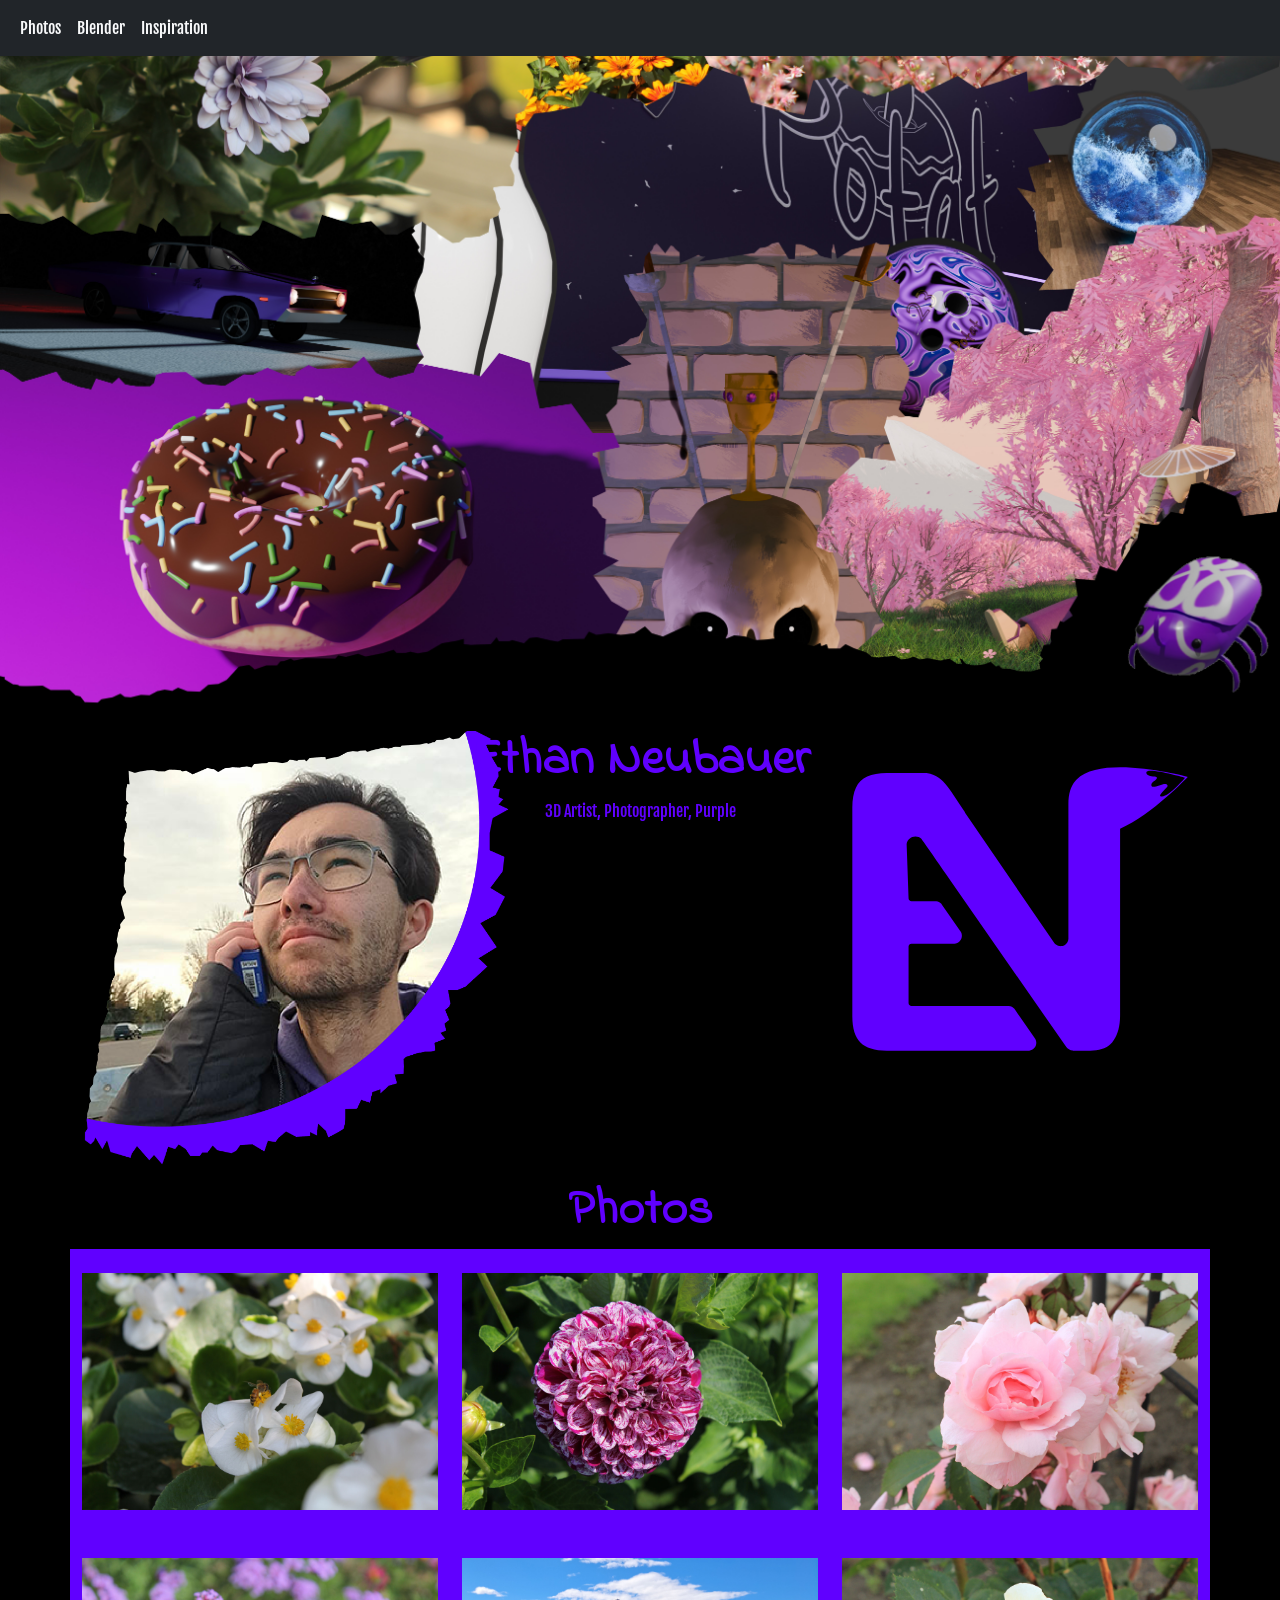
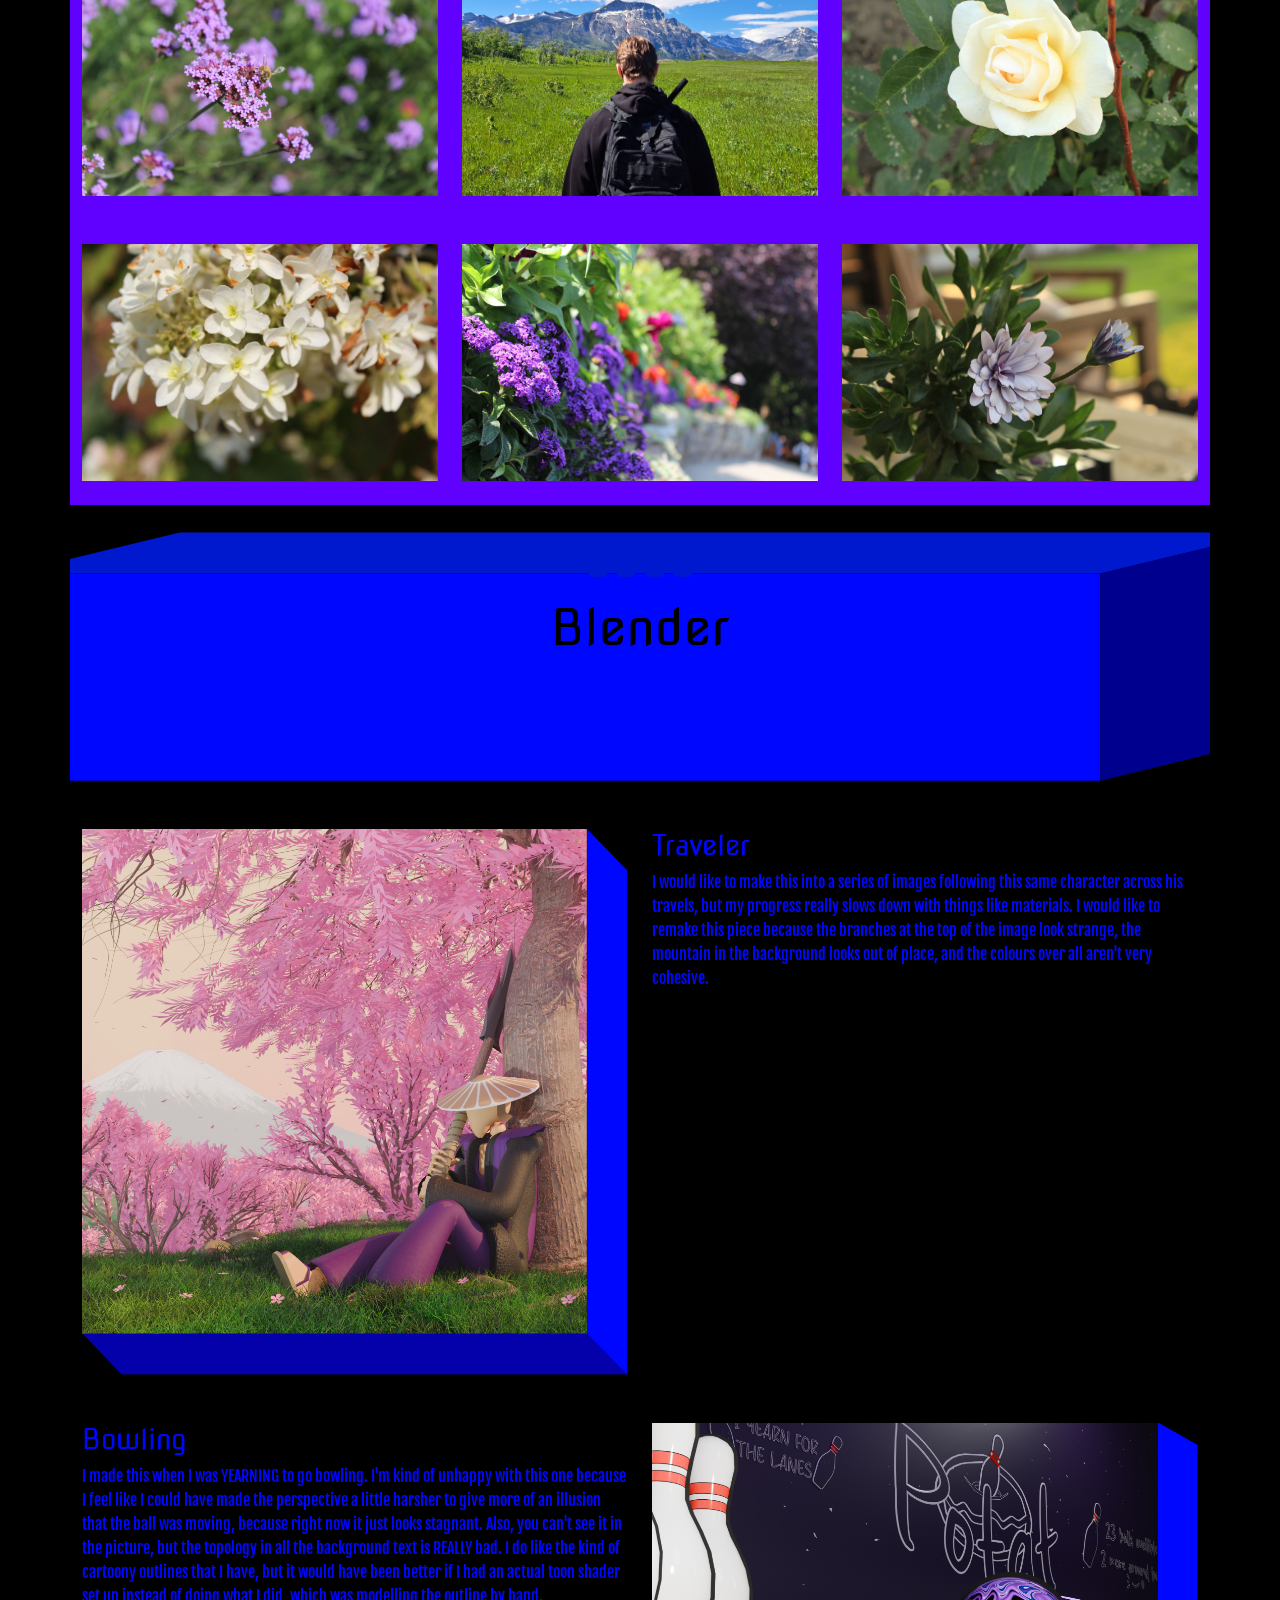
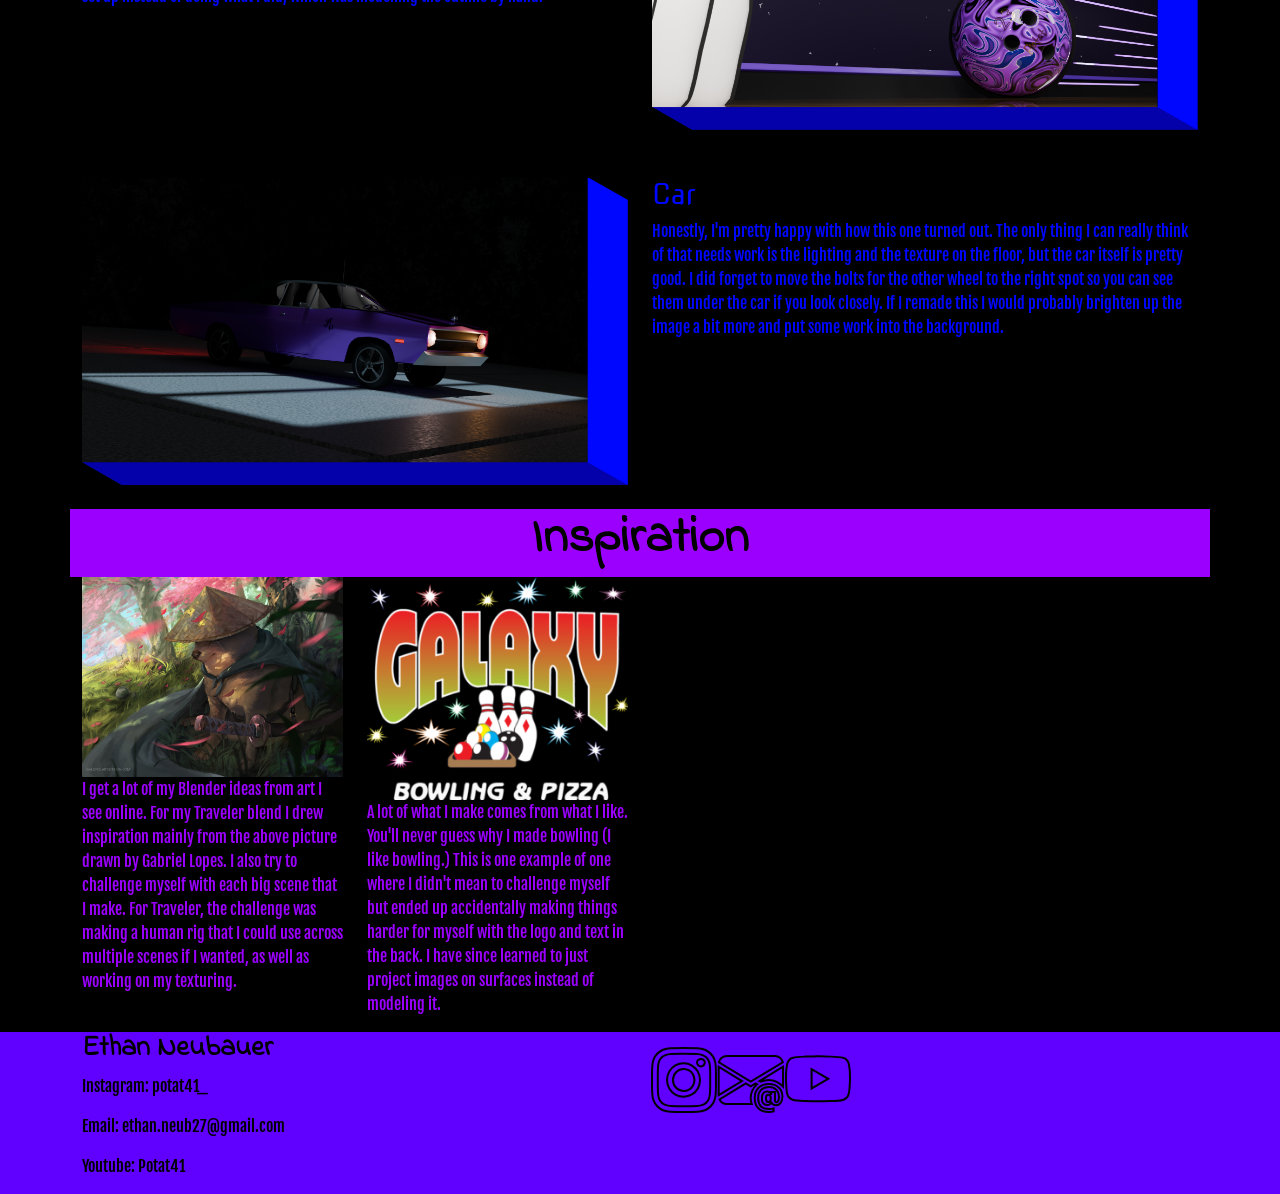
<file: index.html>
<!DOCTYPE html>
<html lang="en">

<head>
    <meta charset="UTF-8">
    <meta name="viewport" content="width=device-width, initial-scale=1.0">
    <title>Ethan Neubauer</title>
    <!-- Latest compiled and minified CSS -->
    <link href="https://cdn.jsdelivr.net/npm/bootstrap@5.3.8/dist/css/bootstrap.min.css" rel="stylesheet">

    <!-- Latest compiled JavaScript -->
    <script src="https://cdn.jsdelivr.net/npm/bootstrap@5.3.8/dist/js/bootstrap.bundle.min.js"></script>
    <!-- custom css -->
    <link rel="stylesheet" href="CSS/Style.CSS">
    <!-- icon font -->
    <link rel="stylesheet" href="https://cdn.jsdelivr.net/npm/bootstrap-icons@1.13.2/font/bootstrap-icons.min.css">
</head>

<body>
    <!-- A grey horizontal navbar that becomes vertical on small screens -->
    <nav class="navbar navbar-expand-sm bg-dark">

        <div class="container-fluid">
            <!-- Links -->
            <ul class="navbar-nav">
                <li class="nav-item">
                    <a class="nav-link text-light" href="#photos">Photos</a>
                </li>
                <li class="nav-item ">
                    <a class="nav-link text-light" href="#blender">Blender</a>
                </li>
                <li class="nav-item">
                    <a class="nav-link text-light" href="#inspo">Inspiration</a>
                </li>
            </ul>
        </div>

    </nav>
    <!-- ------------------------------header------------------------------ -->
    <header>
        <div class="container">
            <div class="row">
                <div class="col-sm-12 text-center">

                </div> <!--col end-->
            </div> <!--row end-->
            <!-- <div class="row">
                <div class="col-sm-12">
                    <img src="Images/RipBlack.svg">
                </div>
            </div> -->

        </div> <!--contian end-->
    </header>
    <!-- ------------------------------Photos------------------------------ -->
    <section id="photos">
        <div class="container">
            <div class="row"> <!--pic, logo, bio row-->
                <div class="col-sm-4">
                    <img id="EthanPic" src="Images/EthanPic.png" alt="EthanPic">
                </div> <!--col end-->
                <div class="col-sm-4">
                    <h2>Ethan Neubauer</h2>
                    <p>3D Artist, Photographer, Purple</p>
                </div> <!--col ethan end-->
                <div class="col-sm-4">
                    <img src="Images/LogoPurp.svg" alt="Logo">
                </div>
            </div> <!--row end-->
            <div class="row"> <!--photo text row-->
                <div class="col-sm-12 text-center">
                    <h2>Photos</h2>
                </div>
            </div> <!--row end-->
            <!-- <div class="row">
                <div class="col-sm-12">
                    <img src="Images/RipBlack.svg" alt="">
                </div> col rip end
            </div> row end -->
            <!-- Photo layer -->
            <div class="row" id="PhotoRow">
                <!-- carousel container -->
                <div class="col-sm-4">

                    <img class="py-4 img-fluid" src="Images/Bee.JPG" alt="Bee on white Flowers" style="width: 100%;">
                    <img class="py-4 img-fluid" src="Images/BeePurp.JPG" alt="bee on purple flowers"
                        style="width: 100%;">
                    <img class="py-4 img-fluid" src="Images/butchart.JPG" alt="white flowers" style="width: 100%;">
                    <!-- <a class="next" onclick="plusSlides(1)">&#10095;</a>
                    <a class="prev" onclick="plusSlides(-1)">&#10094;</a>

                    <div style="text-align:center">
                        <span class="dot" onclick="currentSlide(1)"></span>
                        <span class="dot" onclick="currentSlide(2)"></span>
                        <span class="dot" onclick="currentSlide(3)"></span>
                    </div> -->
                </div> <!--col 1 end-->
                <div class="col-sm-4">
                    <img class="py-4 img-fluid" src="Images/LoraxFlower.JPG" alt="Bee on white Flowers"
                        style="width: 100%;">
                    <img class="py-4 img-fluid" src="Images/Michael.jpg" alt="bee on purple flowers"
                        style="width: 100%;">
                    <img class="py-4 img-fluid" src="Images/PurplePerspect.JPG" alt="white flowers"
                        style="width: 100%;">
                </div>
                <div class="col-sm-4">
                    <img class="py-4 img-fluid" src="Images/roseR.JPG" alt="Bee on white Flowers" style="width: 100%;">
                    <img class="py-4 img-fluid" src="Images/roseY.JPG" alt="bee on purple flowers" style="width: 100%;">
                    <img class="py-4 img-fluid" src="Images/Daisy.JPG" alt="white flowers" style="width: 100%;">
                </div> <!--carousel end-->


            </div> <!--row end-->
        </div> <!--contianer end-->
    </section>
    <!-- ------------------------------blender------------------------------ -->
    <section id="blender">
        <div class="container">
            <div class="row py-4">
                <div id="BlenderHead" class="col-sm-12 text-center">
                    <h2 id="cubetext">cube</h2>
                    <h2>Blender</h2>
                </div> <!--col end-->
            </div> <!--row end-->
            <div class="row py-4"> <!--blender1 row-->
                <div class="col-sm-6"> <!--img1-->
                    <img class="img-fluid" src="Images/Samurai Aura Farm-01.png" alt="Man sitting under cherry blossom">
                </div> <!--col end-->
                <div class="col-sm-6">
                    <h3>Traveler</h3>
                    <p>I would like to make this into a series of images following this same character across his
                        travels, but my progress really slows down with things like materials. I would like to remake
                        this piece because the branches at the top of the image look strange, the mountain in the
                        background looks out of place, and the colours over all aren't very cohesive. </p>
                </div> <!--col end-->
            </div> <!--row end-->
            <div class="row py-4"> <!--blender1 row-->
                <div class="col-sm-6"> <!--img1-->
                    <h3>Bowling</h3>
                    <p>I made this when I was YEARNING to go bowling. I'm kind of unhappy with this one because I feel
                        like I could have made the perspective a little harsher to give more of an illusion that the
                        ball was moving, because right now it just looks stagnant. Also, you can't see it in the
                        picture, but the topology in all the background text is REALLY bad. I do like the kind of
                        cartoony outlines that I have, but it would have been better if I had an actual toon shader set
                        up instead of doing what I did, which was modelling the outline by hand. </p>
                </div> <!--col end-->
                <div class="col-sm-6">
                    <img class="img-fluid" src="Images/bowling 2.png" alt="Bowling ball speeding towards pins">
                </div> <!--col end-->
            </div> <!--row end-->
            <div class="row py-4"> <!--blender1 row-->
                <div class="col-sm-6"> <!--img1-->
                    <img class="img-fluid" src="Images/car blender 2.png" alt="A cool car">
                </div> <!--col end-->
                <div class="col-sm-6">
                    <h3>Car</h3>
                    <p>Honestly, I'm pretty happy with how this one turned out. The only thing I can really think of
                        that needs work is the lighting and the texture on the floor, but the car itself is pretty good.
                        I did forget to move the bolts for the other wheel to the right spot so you can see them under
                        the car if you look closely. If I remade this I would probably brighten up the image a bit more
                        and put some work into the background.</p>
                </div> <!--col end-->
            </div> <!--row end-->
        </div> <!--contianer end-->
    </section>


    <!-- ------------------------------inspo------------------------------ -->
    <section id="inspo">
        <div class="container">
            <div class="row">
                <div id="InspoHead" class="col-sm-12 text-center">
                    <h2>Inspiration</h2>
                </div> <!--col end-->
            </div> <!--row end-->
            <div class="row">
                <div class="col-sm-3">
                    <a href="https://www.artstation.com/artwork/rAGoB5"><img class="img-fluid" src="Images/Doge.jpg"
                            alt="Samurai Doge"></a>
                    <p>I get a lot of my Blender ideas from art I see online. For my Traveler blend I drew inspiration
                        mainly from the above picture drawn by Gabriel Lopes. I also try to challenge myself with each
                        big scene that I make. For Traveler, the challenge was making a human rig that I could use
                        across multiple scenes if I wanted, as well as working on my texturing. </p>
                </div> <!--col end-->
                <div class="col-sm-3">
                    <a href="https://galaxybowling.ca/"> <img class="img-fluid" src="Images/galaxyBowlLogo.png"
                            alt="Galaxy Bowl Lethbridge logo"></a>
                    <p>A lot of what I make comes from what I like. You'll never guess why I made bowling &#40;I like
                        bowling.&#41; This is one example of one where I didn't mean to challenge myself but ended up
                        accidentally making things harder for myself with the logo and text in the back. I have since
                        learned to just project images on surfaces instead of modeling it. </p>
                </div> <!--col end-->
                <div class="col-sm-3">

                </div> <!--col end-->
                <div class="col-sm-3">

                </div> <!--col end-->
            </div> <!--row end-->
        </div> <!--contianer end-->
    </section>

    <footer>
        <div class="container">
            <div class="row">
                <div class="col-sm-6">
                    <h3>Ethan Neubauer</h3>
                    <p>Instagram: potat41_</p>
                    <p>Email: ethan.neub27@gmail.com</p>
                    <p>Youtube: Potat41</p>
                </div> <!--col end-->
                <div class="col-sm-6">
                    <a href="https://www.instagram.com/potat41_?cplk=Nmh3a2Nxcm5oaGoz" target="_blank"><i
                            class="bi bi-instagram"></i></a>
                    <a href="https://ethan.neub27@gmail.com" target="_blank"><i class="bi bi-envelope-at-fill"></i></a>
                    <a href="https://www.youtube.com/@potat4194" target="_blank"><i class="bi bi-youtube"></i></a>
                </div> <!--col end-->
            </div> <!--row end-->
        </div> <!--contain end-->



    </footer>
</body>

</html>
</file>
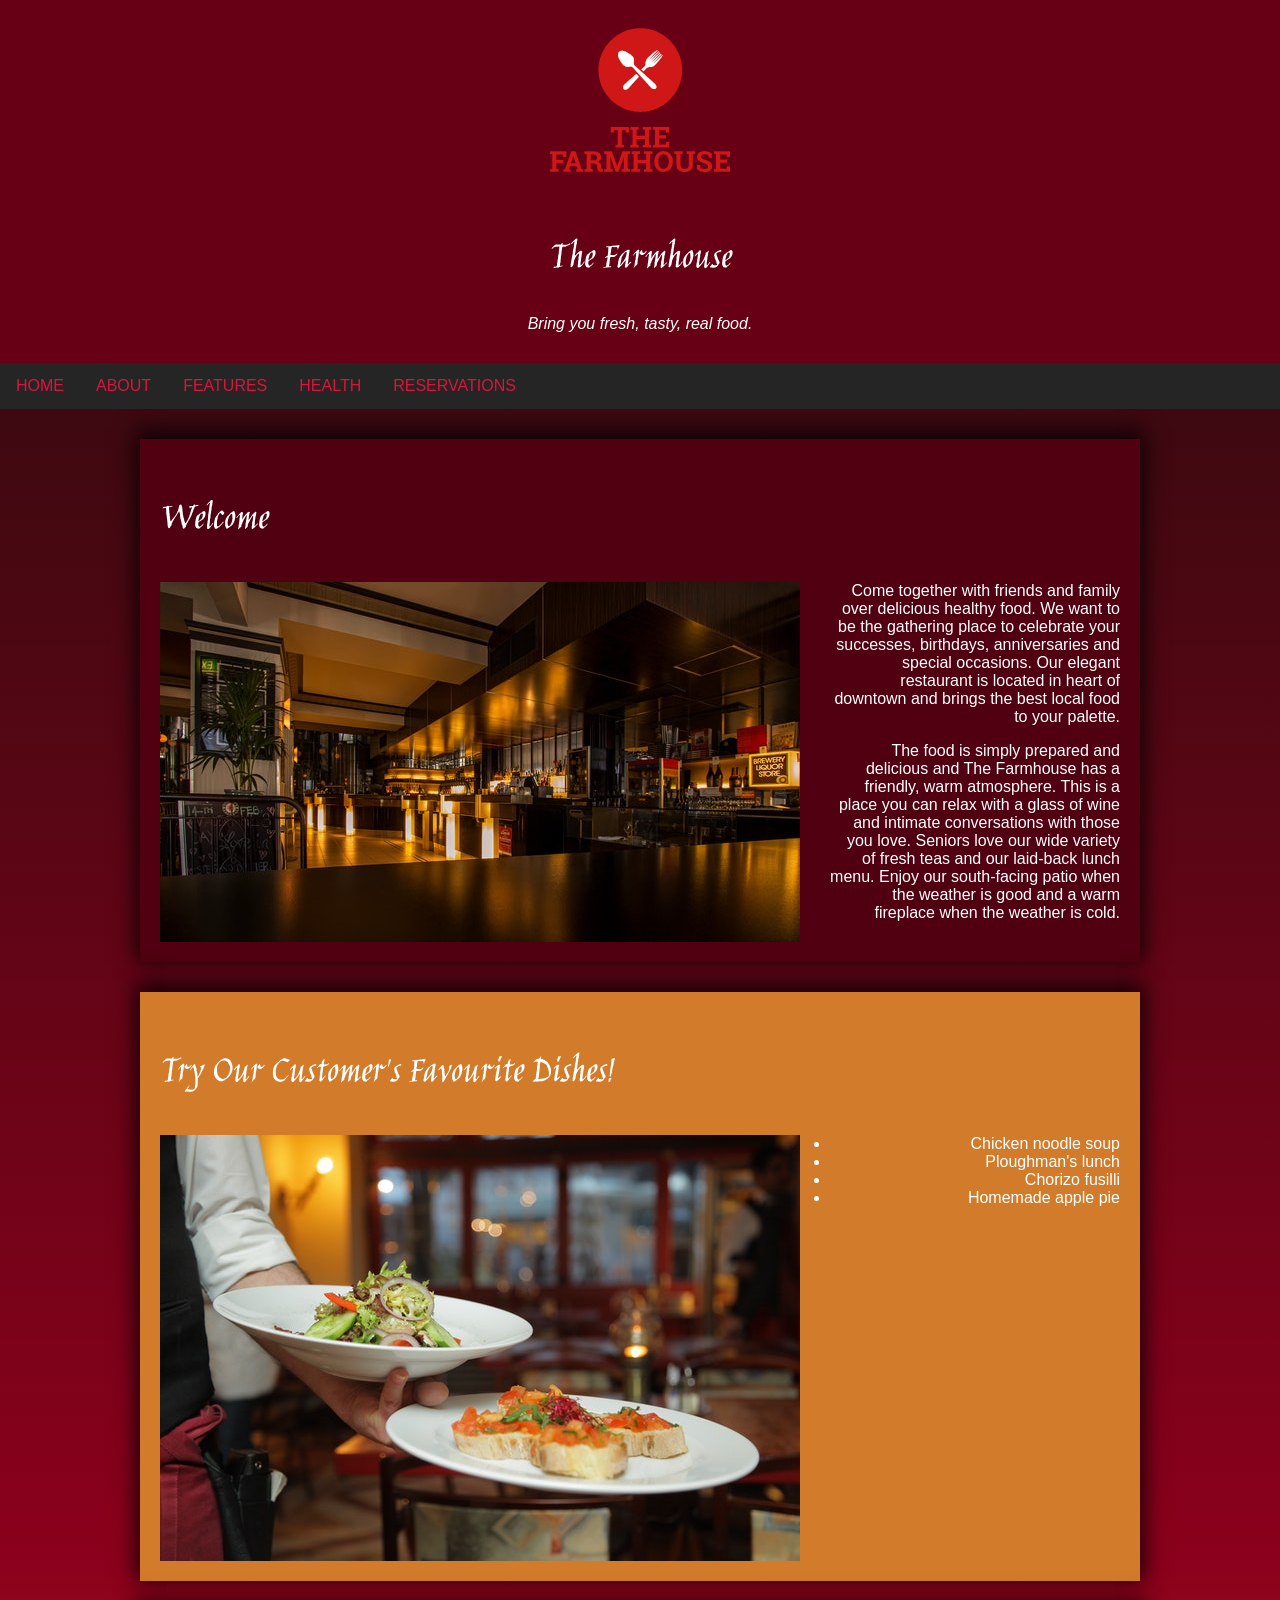
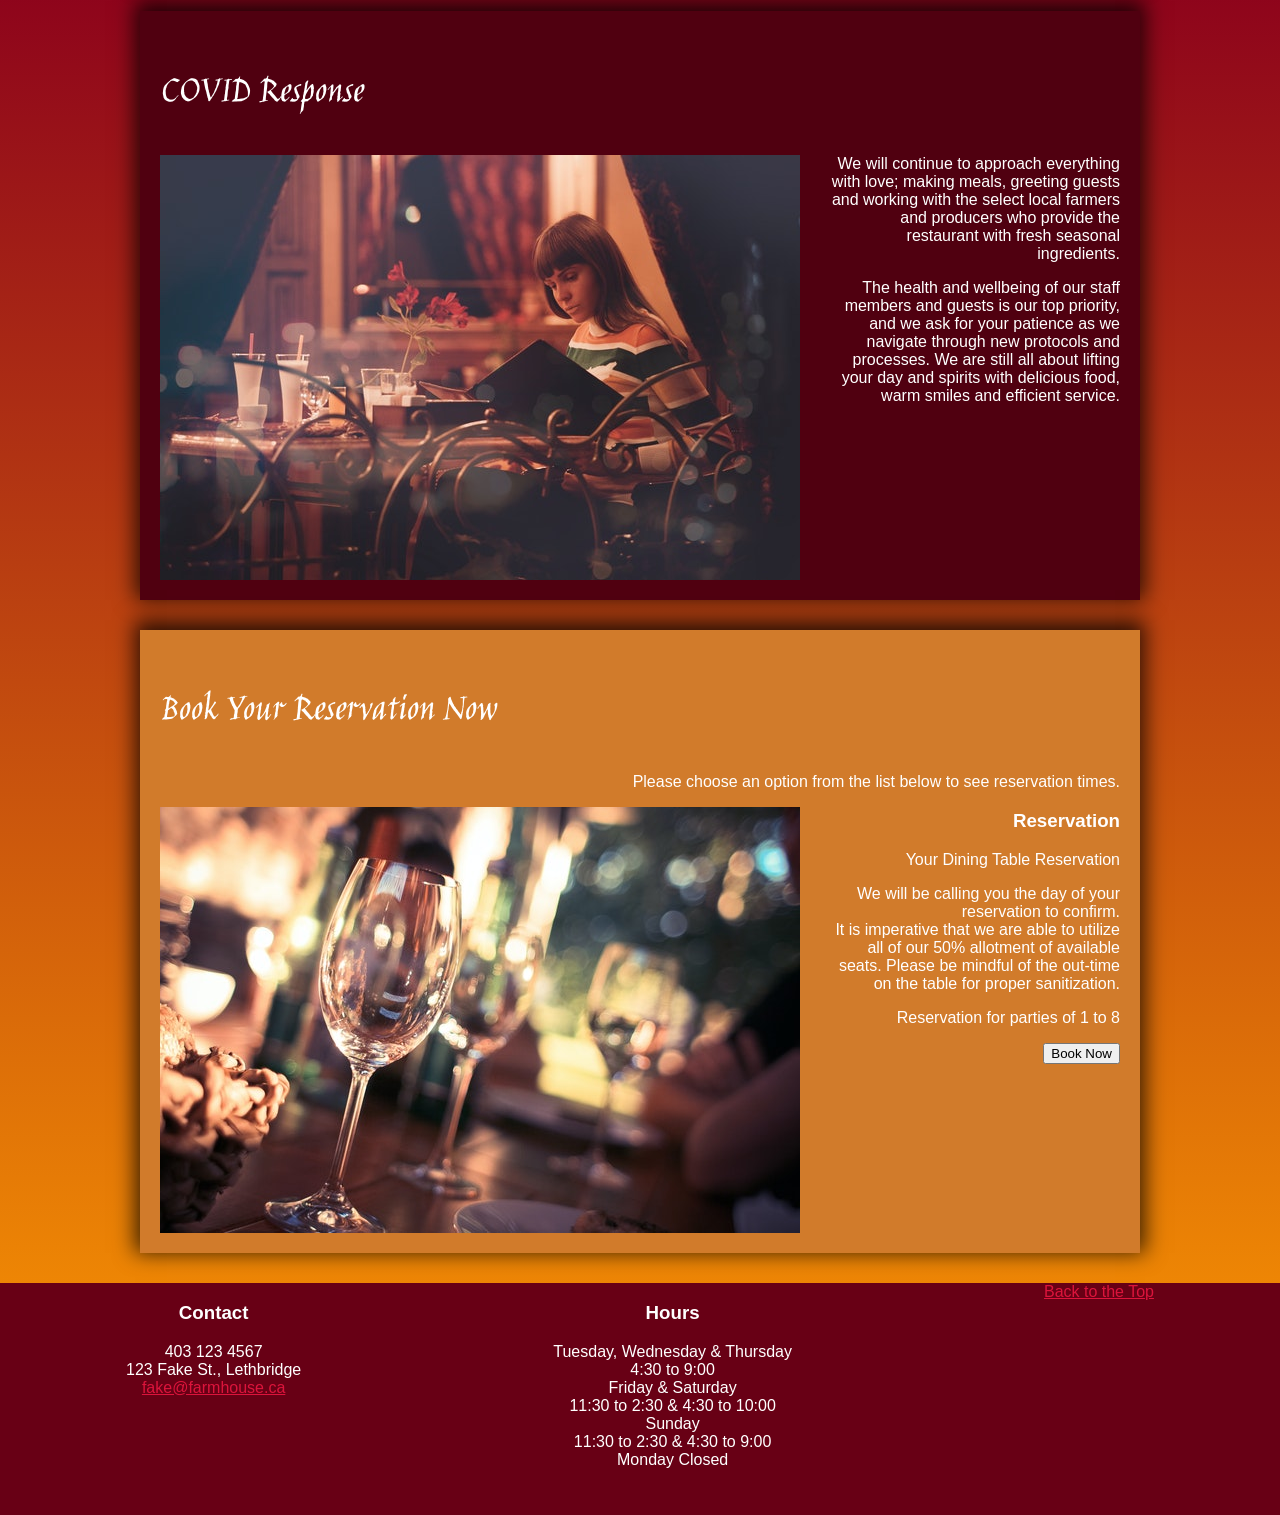
<file: 2_farmhouseStyling/index.html>
<!DOCTYPE html>
<html lang="en">

<head>
    <meta charset="UTF-8">
    <meta name="viewport" content="width=device-width, initial-scale=1.0">
    <title>The Farmhouse</title>

    <link rel="stylesheet" href="css/style.CSS">
</head>

<body>
    <!-----header area that tells people where they are--------------->
    <header>

        <!-- logo goes here -->
        <img src="images/logoFarmhouse.png" title="The Farmhouse" alt="The Farmhouse">

        <h1>The Farmhouse</h1>

        <i>Bring you fresh, tasty, real food.</i>

    </header>



    <!-----------------------navigation---------------------------->
    <nav>
        <ul>
            <li><a href="#">HOME</a> </li>
            <li><a href="#about">ABOUT</a></li>
            <li><a href="#features">FEATURES</a></li>
            <li><a href="#health">HEALTH</a></li>
            <li><a href="#reservations">RESERVATIONS</a></li>
        </ul>
    </nav>


    <!------------------------about-------------------------------->
    <section id="about" class="bg-dark">

        <h2>Welcome</h2>

        <img src="images/inside.jpg" title="Our elegant setting" alt="Our rustic setting">

        <p>Come together with friends and family over delicious healthy food. We want to be the gathering place to
            celebrate your successes, birthdays, anniversaries and special occasions. Our elegant restaurant is located
            in heart of downtown and brings the best local food to your palette.</p>


        <p>The food is simply prepared and delicious and The Farmhouse has a friendly, warm atmosphere. This is a place
            you can relax with a glass of wine and intimate conversations with those you love. Seniors love our wide
            variety of fresh teas and our laid-back lunch menu. Enjoy our south-facing patio when the weather is good
            and a warm fireplace when the weather is cold. </p>

    </section>



    <!-----------------------Features---------------------------->
    <section id="features" class="bg-light">

        <h2>Try Our Customer's Favourite Dishes!</h2>

        <img src="images/food.jpg" alt="Our best food">

        <ul>
            <li>Chicken noodle soup</li>
            <li>Ploughman's lunch</li>
            <li>Chorizo fusilli</li>
            <li>Homemade apple pie</li>
        </ul>
    </section>
    <section id="health" class="bg-dark">
        <!-----------------------Health---------------------------->


        <h2>COVID Response</h2>

        <img src="images/diner.jpg" alt="Feel safe and secure">

        <p>We will continue to approach everything with love; making meals, greeting guests and working with the select
            local farmers and producers who provide the restaurant with fresh seasonal ingredients.</p>

        <p>The health and wellbeing of our staff members and guests is our top priority, and we ask for your patience as
            we navigate through new protocols and processes. We are still all about lifting your day and spirits with
            delicious food, warm smiles and efficient service. </p>

    </section>


    <!-----------------------Reservations---------------------------->
    <section id="reservations" class="bg-light">

        <h2>Book Your Reservation Now</h2>

        <p>Please choose an option from the list below to see reservation times. </p>

        <img src="images/wine.jpg" alt="Dine with us">

        <h3>Reservation</h3>

        <p>Your Dining Table Reservation</p>
        <p>We will be calling you the day of your reservation to confirm. <br>
            It is imperative that we are able to utilize all of our 50% allotment of available seats. Please be mindful
            of the out-time on the table for proper sanitization. </p>
        <p>Reservation for parties of 1 to 8</p>
        <button>Book Now</button>


    </section>


    <!-----------------------Footer---------------------------->
    <footer>
        <div class="container">
            <div>

                <h3>Contact</h3>
                <p>403 123 4567<br>
                    123 Fake St., Lethbridge<br>
                    <a href="mailto:noone@gmail.com">fake@farmhouse.ca</a>
                </p>
            </div>
            <div>

                <h3>Hours</h3>
                <p>Tuesday, Wednesday &amp; Thursday <br>
                    4:30 to 9:00<br>
                    Friday &amp; Saturday <br>
                    11:30 to 2:30 &amp; 4:30 to 10:00<br>
                    Sunday <br>
                    11:30 to 2:30 &amp; 4:30 to 9:00<br>
                    Monday Closed
                </p>
            </div>
            <div>

                <a href="#">Back to the Top</a>
            </div>
        </div>
    </footer>

</body>

</html>
</file>
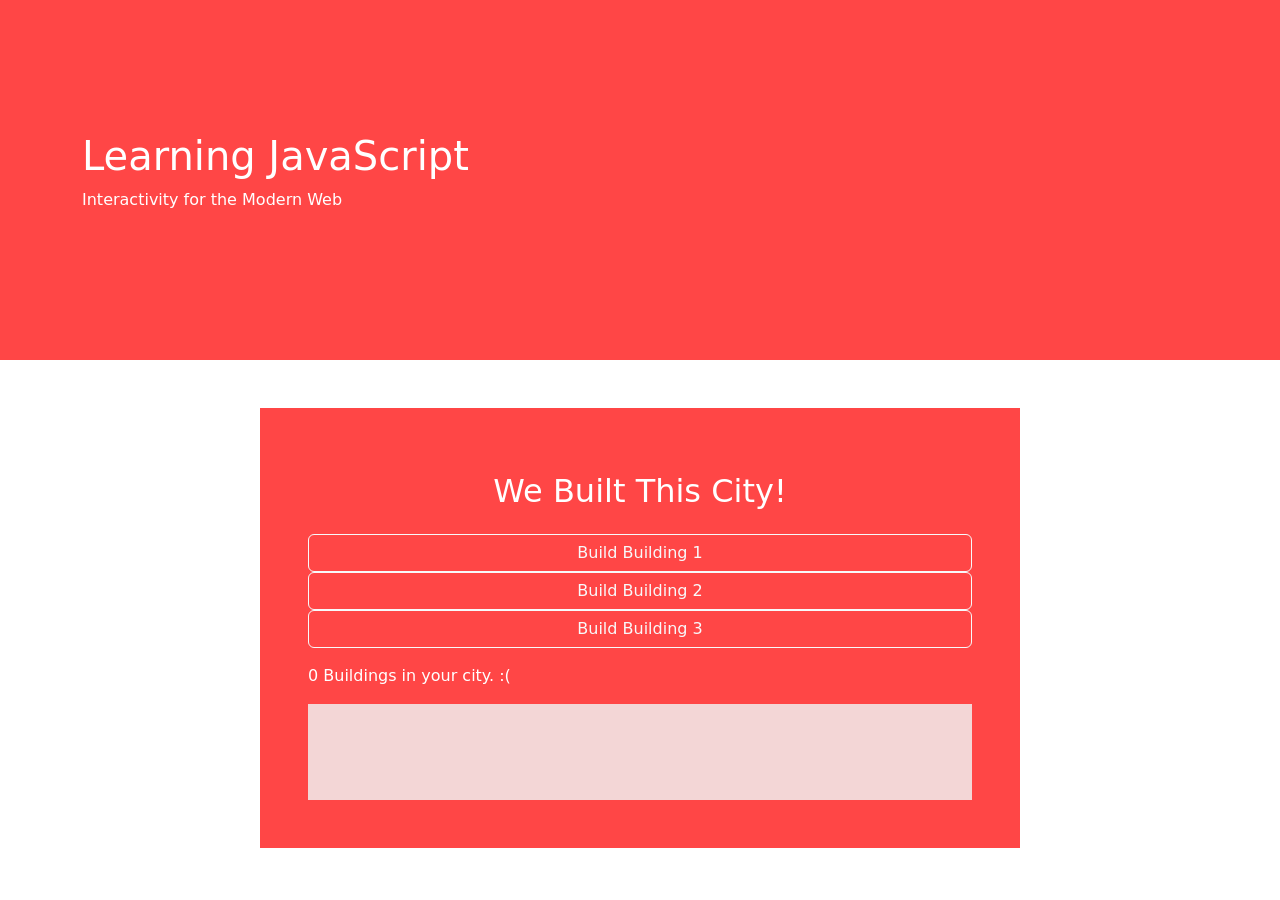
<file: buttonClickCity/index.html>
<!DOCTYPE html>
<html lang="en">

<head>
    <meta charset="UTF-8">
    <meta http-equiv="X-UA-Compatible" content="IE=edge">
    <meta name="viewport" content="width=device-width, initial-scale=1.0">

    <title>Intro to Javascript</title>

    <!-- Latest compiled and minified CSS -->
    <link href="https://cdn.jsdelivr.net/npm/bootstrap@5.3.3/dist/css/bootstrap.min.css" rel="stylesheet">

    <!-- My CSS -->
    <link rel="stylesheet" href="css/build.css">

    <!-- Latest compiled JavaScript -->
    <script src="https://cdn.jsdelivr.net/npm/bootstrap@5.3.3/dist/js/bootstrap.bundle.min.js"></script>

</head>

<body>

    <!----------------------------- Header -------------------------------------------->
    <header class="bg-main">
        <div class="container">
            <div class="row align-items-center customHeight">
                <div class="col-sm-6 text-white">
                    <h1>Learning JavaScript</h1>
                    <p>Interactivity for the Modern Web</p>
                </div>
            </div>
        </div>
    </header>

    <section>
        <div class="container py-5">
            <div class="row">
                <div id="column1" class="col-sm-8 mx-auto bg-main p-5 text-white">
                    <!---------------------The column where things will change!----------------------->
                    <h2 class="text-center py-3">We Built This City!</h2>
                    <form action="javascript:build1();">
                        <!-- Form with only a button that will call a Javascript function -->
                        <div class="d-grid">
                            <button type="submit" class="btn btn-outline-light">Build Building 1</button>
                        </div>
                    </form>
                    <!-- Form with only a button that will call a different Javascript function -->
                    <form action="javascript:build2();">
                        <div class="d-grid">
                            <button type="submit" class="btn btn-outline-light">Build Building 2</button>
                        </div>
                    </form>
                    <!-- Form with only a button that will call a third Javascript function -->
                    <form action="javascript:build3();">
                        <div class="d-grid">
                            <button type="submit" class="btn btn-outline-light">Build Building 3</button>
                        </div>
                    </form>
                    <!-- Div that will display a message about how many buildings the user put into the city -->
                    <div id="city" class="my-3"> </div>

                    <!-- Div that will display the buildings the user put into the city -->
                    <div id="cityGraphic" class="bg_city p-5"></div>

                </div>

            </div>
        </div>
    </section>


    <!---------------------Your Custom Javascript----------------------->
    <script src="js/build.js"></script>
</body>

</html>
</file>
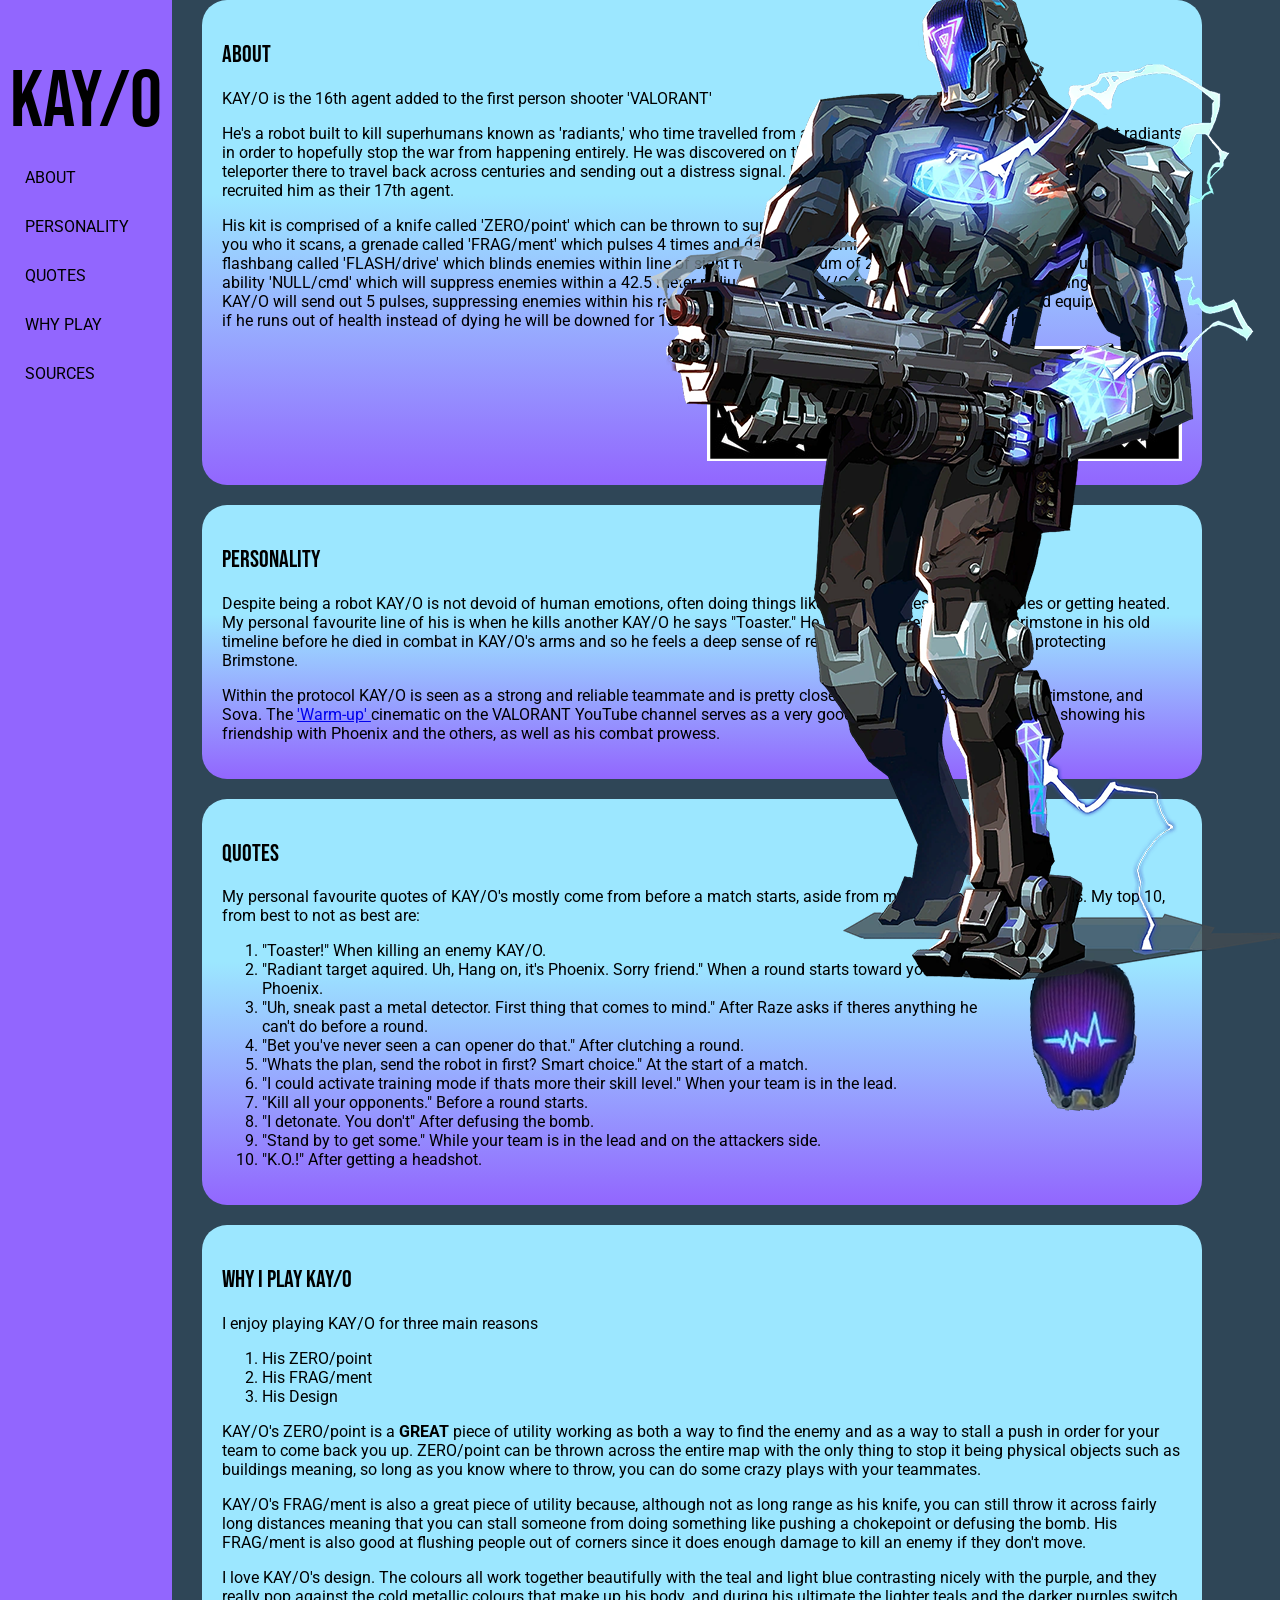
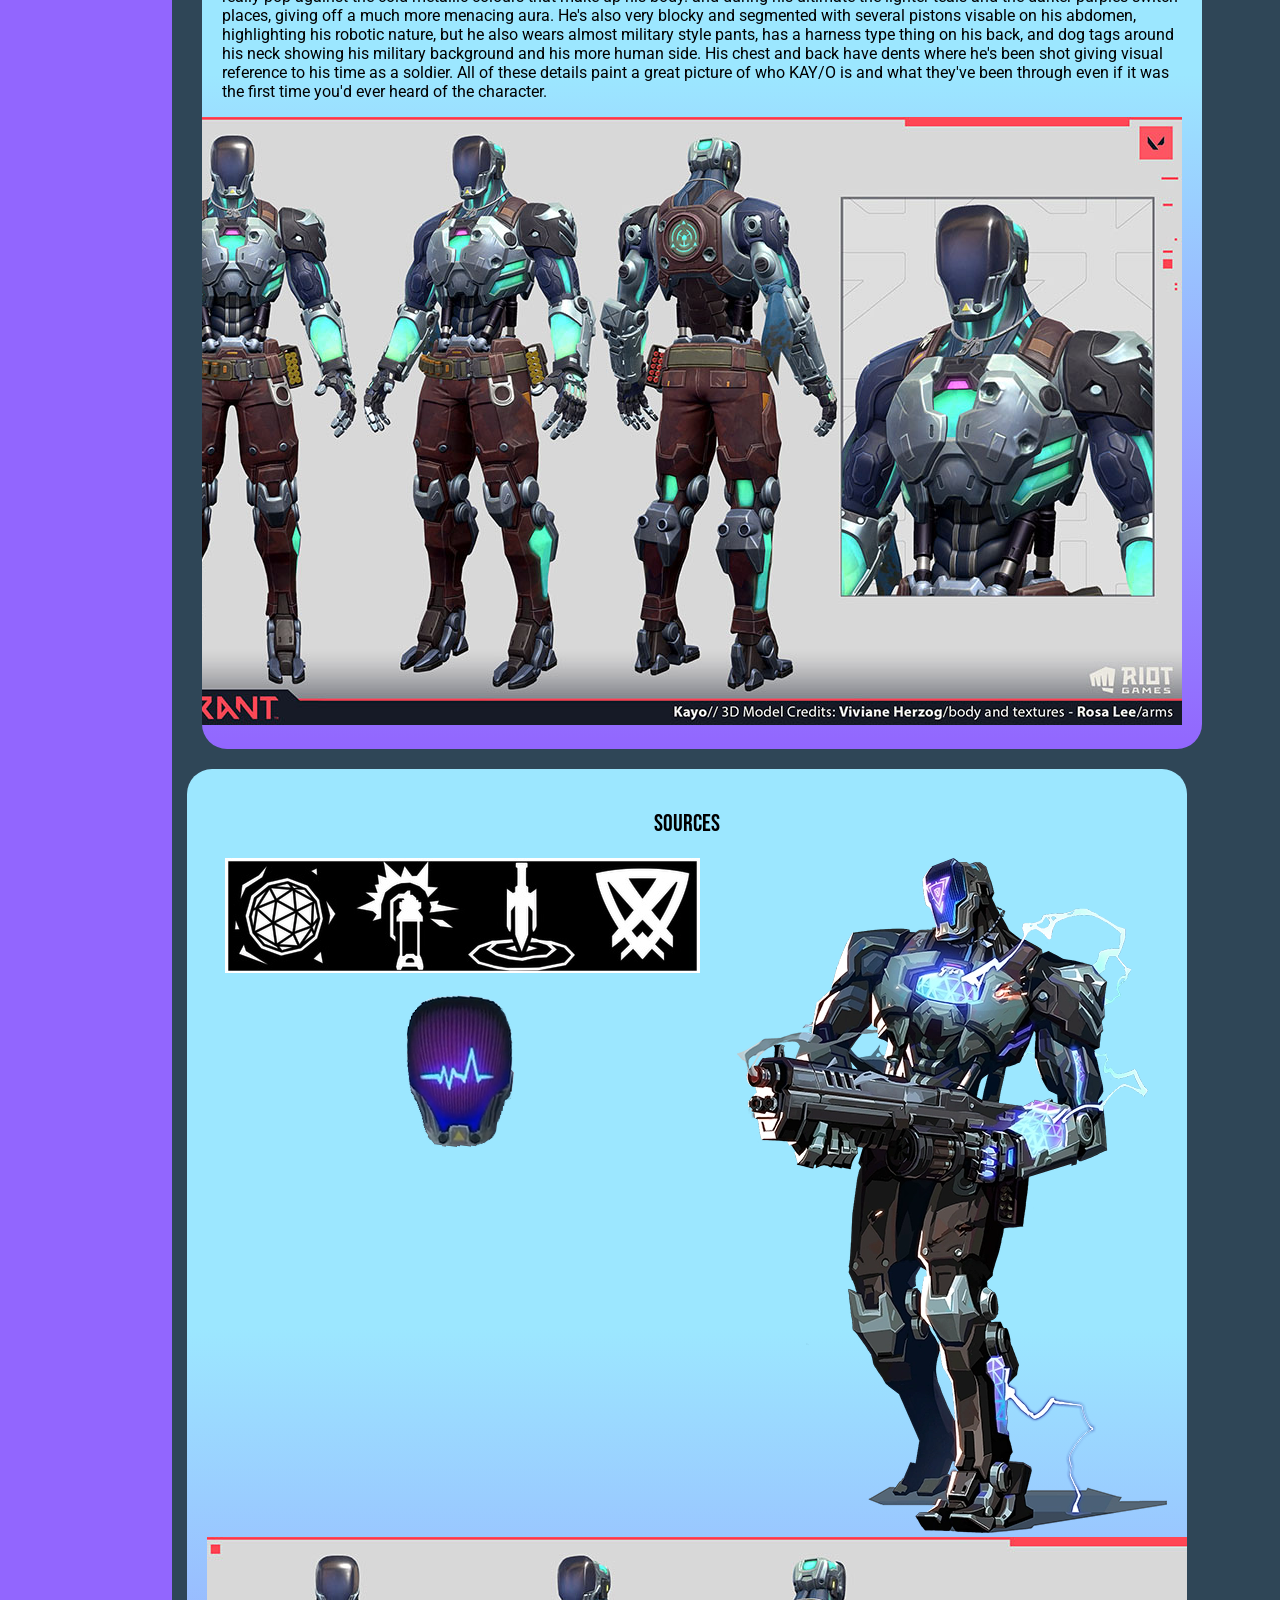
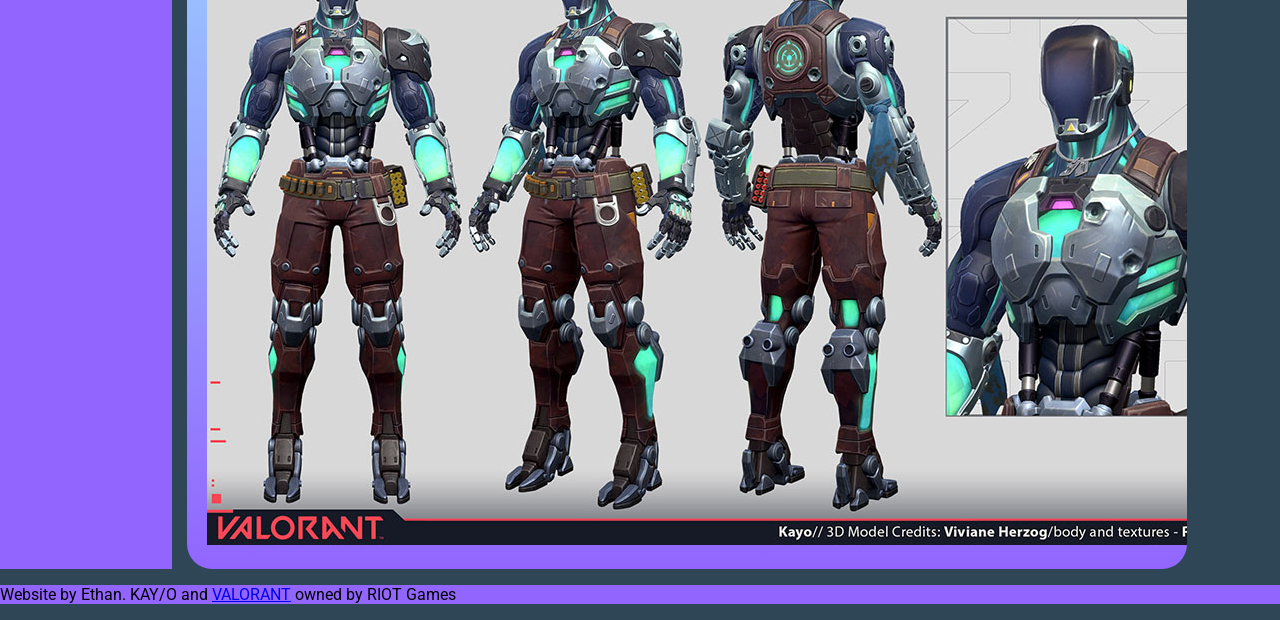
<file: FictCharacterAssign/index.html>
<!DOCTYPE html>
<html lang="en">

<head>
    <link rel="stylesheet" href="CSS/styleKAYO.css">
    <meta charset="UTF-8">
    <meta name="viewport" content="width=device-width, initial-scale=1.0">
    <title>KAY/O</title>
</head>

<body>
    <div class="flex">
        <header>
            <div id="Side"> <img src="Images/KAYO_Artwork_Full.png" alt="KAY/O Full"></div>

            <h1>KAY/O</h1>

        </header>
        <nav>
            <ul>
                <li><a href="#ABOUT">ABOUT</a></li>
                <li><a href="#PERSON">PERSONALITY</a></li>
                <li><a href="#QUOTES">QUOTES</a></li>
                <li><a href="#WHY">WHY PLAY</a></li>
                <li><a href="#SOURCES">SOURCES</a></li>
            </ul>
        </nav>
        <!--About-->


        <div class="noFlex">
            <section id="ABOUT">
                <h2>ABOUT</h2>
                <p>KAY/O is the 16th agent added to the first person shooter 'VALORANT'</p>
                <p>He's a robot built to kill superhumans known as 'radiants,' who time travelled from a distant future
                    after
                    fighting in a war against radiants in order to hopefully stop the war from happening entirely. He
                    was
                    discovered on the map 'Breeze' located in the carribian after using a teleporter there to travel
                    back
                    across
                    centuries and sending out a distress signal. He was soon picked up by the VALORANT protocol who
                    recruited
                    him as their 17th agent.</p>
                <p>His kit is comprised of a knife called 'ZERO/point' which can be thrown to suppress enemy abilities
                    within
                    its 15 meter
                    radius and tells you who it scans, a grenade called 'FRAG/ment' which pulses 4 times and damages
                    enemies
                    in
                    a 5 meter radius for every pulse, and flashbang called 'FLASH/drive' which blinds enemies within
                    line of
                    sight for a maximum of 2.25 seconds. He also has his ultimate ability 'NULL/cmd' which will suppress
                    enemies
                    within a 42.5 meter radius around KAY/O for its 15 second duration. During his ultimate KAY/O will
                    send
                    out
                    5 pulses, suppressing enemies within his radius, gain a 10% buff to his fire rate, reload speed, and
                    equip
                    speed, and if he runs out of health instead of dying he will be downed for 15 seconds, where his
                    teammates
                    can then revive him.</p>

                <div class="FloatRight"><img src="Images/KAYO_UTL.jpg" alt="KAYO utility"></div>


            </section>

            <section id="PERSON">
                <h2>PERSONALITY</h2>
                <p>Despite being a robot KAY/O is not devoid of human emotions, often doing things like cracking jokes
                    during
                    matches or getting heated. My personal favourite line of his is when he kills another KAY/O he says
                    "Toaster." He was close friends with the Brimstone in his old timeline before he died in combat in
                    KAY/O's
                    arms and so he feels a deep sense of responsability and guilt towards protecting Brimstone.</p>
                <p>Within the protocol KAY/O is seen as a strong and reliable teammate and is pretty close with Phoenix,
                    Breach,
                    Sage, Brimstone, and Sova. The <a href="https://www.youtube.com/watch?v=OyLHi34Qzv4">'Warm-up'
                    </a>cinematic
                    on the VALORANT YouTube channel serves as a very good showcase of his personality, showing his
                    friendship
                    with Phoenix and the others, as well as his combat prowess.</p>


            </section>


            <section id="QUOTES">
                <h2>QUOTES</h2>

                <p>My personal favourite quotes of KAY/O's mostly come from before a match starts, aside from my #1
                    favourite
                    quote of his. My top 10, from best to not as best are:</p>
                <div class="FloatRight"><img src="Images/KAYO_Voice.png" alt="KAYO Voice"></div>
                <ol>
                    <li>"Toaster!" When killing an enemy KAY/O.</li>
                    <li>"Radiant target aquired. Uh, Hang on, it's Phoenix. Sorry friend." When a round starts toward
                        your
                        allied
                        Phoenix.</li>
                    <li>"Uh, sneak past a metal detector. First thing that comes to mind." After Raze asks if theres
                        anything he
                        can't do before a round.</li>
                    <li>"Bet you've never seen a can opener do that." After clutching a round.</li>
                    <li>"Whats the plan, send the robot in first? Smart choice." At the start of a match.</li>
                    <li>"I could activate training mode if thats more their skill level." When your team is in the lead.
                    </li>
                    <li>"Kill all your opponents." Before a round starts.</li>
                    <li>"I detonate. You don't" After defusing the bomb.</li>
                    <li>"Stand by to get some." While your team is in the lead and on the attackers side.</li>
                    <li>"K.O.!" After getting a headshot.</li>
                </ol>


            </section>


            <section id="WHY">
                <h2>WHY I PLAY KAY/O</h2>
                <p>I enjoy playing KAY/O for three main reasons</p>
                <ol>
                    <li>His ZERO/point</li>
                    <li>His FRAG/ment</li>
                    <li>His Design</li>
                </ol>
                <p>KAY/O's ZERO/point is a <b>GREAT</b> piece of utility working as both a way to find the enemy and as
                    a
                    way to
                    stall a push in order for your team to come back you up. ZERO/point can be thrown across the entire
                    map
                    with
                    the only thing to stop it being physical objects such as buildings meaning, so long as you know
                    where to
                    throw, you can do some crazy plays with your teammates.</p>

                <p>KAY/O's FRAG/ment is also a great piece of utility because, although not as long range as his knife,
                    you
                    can
                    still throw it across fairly long distances meaning that you can stall someone from doing something
                    like
                    pushing a chokepoint or defusing the bomb. His FRAG/ment is also good at flushing people out of
                    corners
                    since it does enough damage to kill an enemy if they don't move.</p>

                <p>I love KAY/O's design. The colours all work together beautifully with the teal and light blue
                    contrasting
                    nicely with the purple, and they really pop against the cold metallic colours that make up his body.
                    and
                    during his ultimate the lighter teals and the darker purples switch places, giving off a much more
                    menacing
                    aura. He's also very blocky and segmented with several pistons visable on his abdomen, highlighting
                    his
                    robotic nature, but he also wears almost military style pants, has a harness type thing on his back,
                    and
                    dog
                    tags around his
                    neck showing his military background and his more human side. His chest and back have dents where
                    he's
                    been
                    shot giving visual reference to his time as a soldier. All of these details paint a great picture of
                    who
                    KAY/O is and what they've been through even if it was the first time you'd ever heard of the
                    character.
                </p>

                <div class="FloatRight"><img src="Images/KAYOartRef.jpg" alt="KAYO Art Ref"></div>



            </section>

            <section id="SOURCES">
                <h2>SOURCES</h2>
                <div class="flex">
                    <div class="noFlex"><a href="https://wiki.playvalorant.com/en-us/KAYO" target="_blank"> <img
                                src="Images/KAYO_UTL.jpg" alt="Util Link"></a>
                        <a href="https://www.reddit.com/r/VALORANT/comments/1tvezo1/best_illegal_kayo_flash_on_lotus/"
                            target="_blank"><img src="Images/KAYO_Voice.png" alt="Voice link"></a>
                    </div>
                    <a href="https://wiki.playvalorant.com/en-us/KAYO" target="_blank"><img
                            src="Images/KAYO_Artwork_Full_Little.webp" alt="FullLink"></a>
                </div>
                <div><a href="https://www.artstation.com/artwork/ykvJrn" target="_blank"><img
                            src="Images/KAYOartRef.jpg" alt="refLink"></a></div>


            </section>
        </div>
    </div>
    <footer>
        <p>Website by Ethan. KAY/O and <a href="https://playvalorant.com/en-us/" target="_blank">VALORANT</a> owned by
            RIOT Games</p>

    </footer>

</body>

</html>
</file>
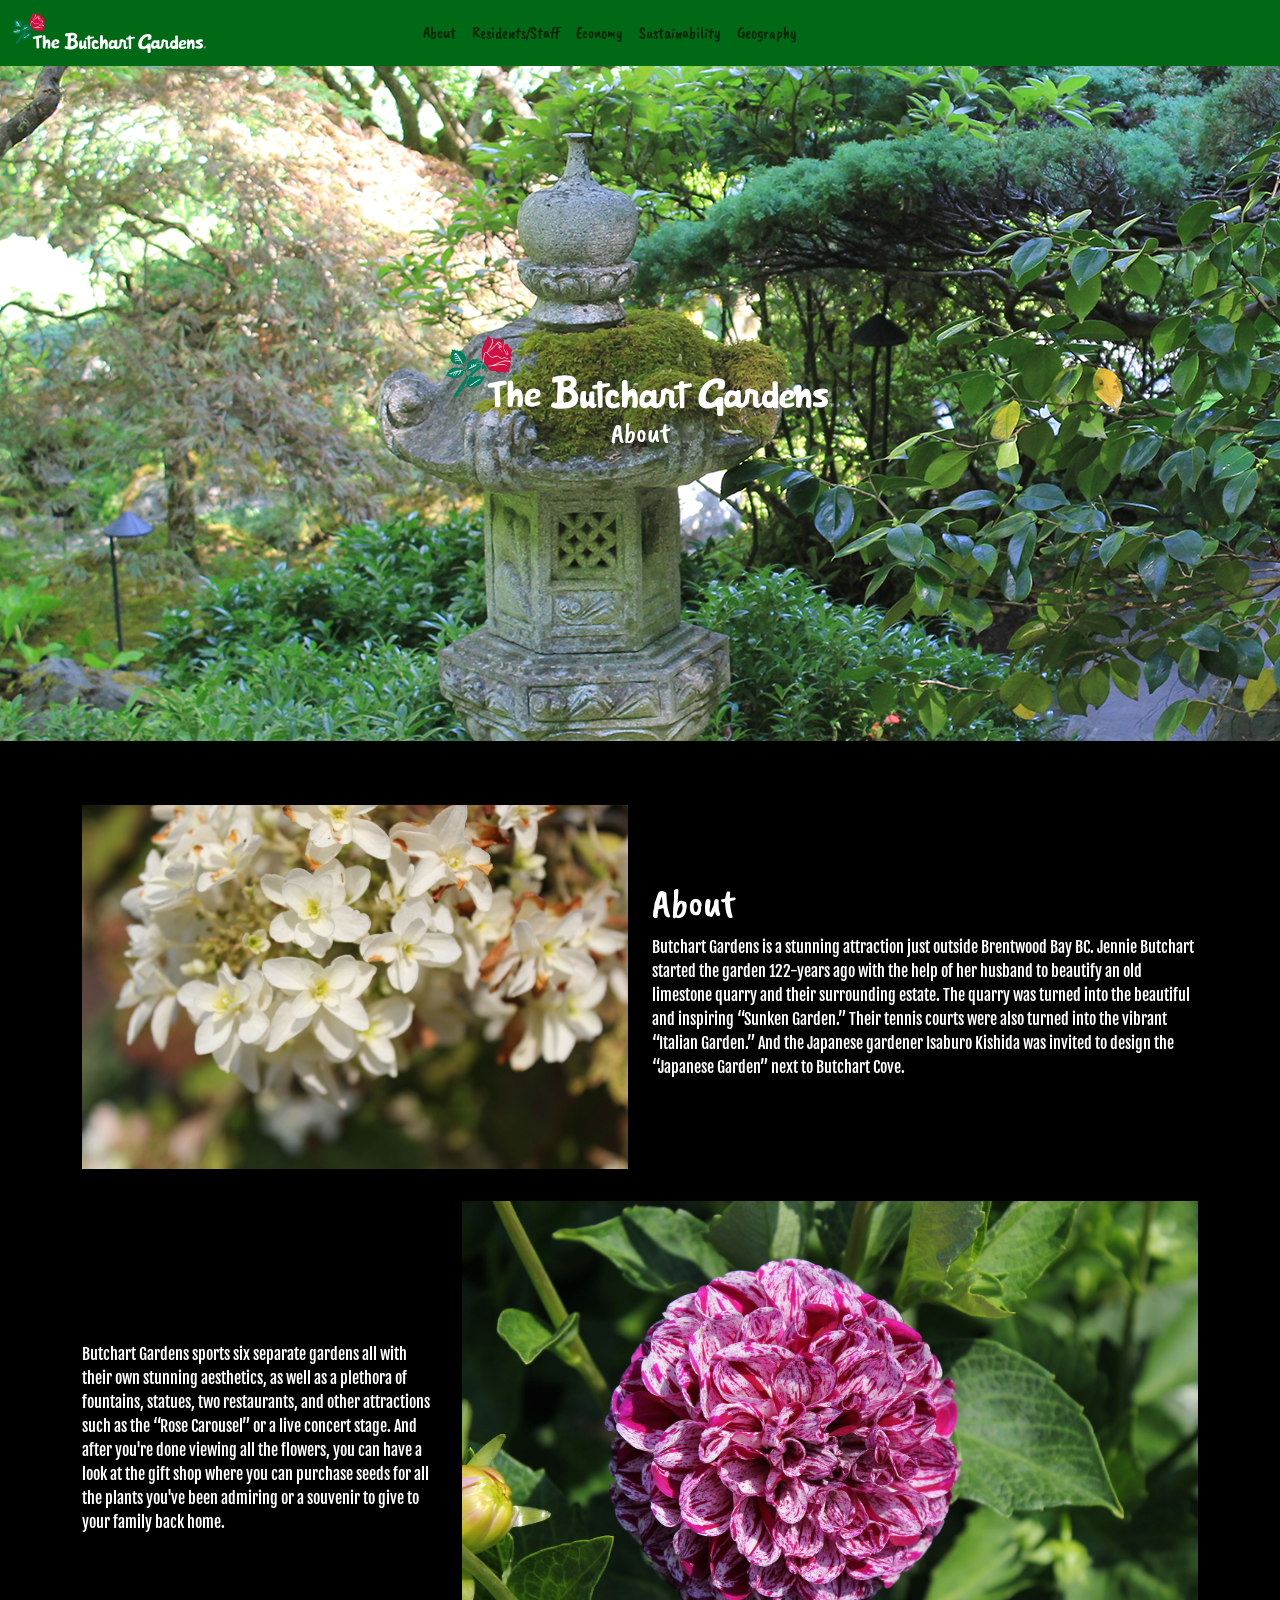
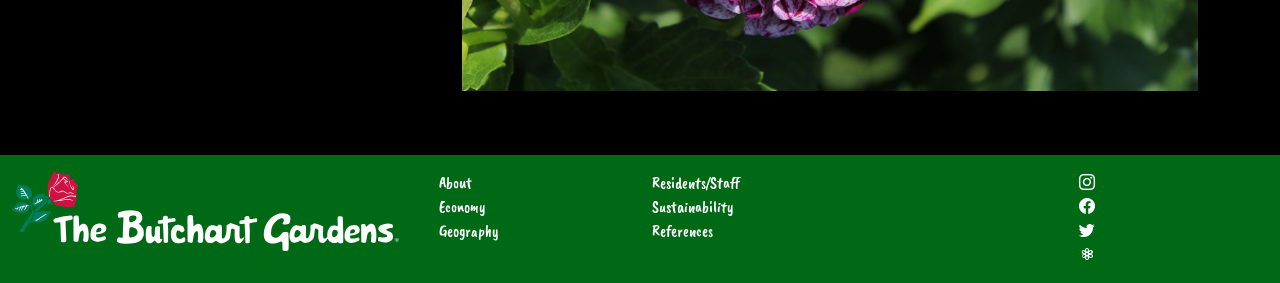
<file: hometownSite/index.html>
<!DOCTYPE html>
<html lang="en">

<head>
    <meta charset="UTF-8">
    <meta name="viewport" content="width=device-width, initial-scale=1.0">
    <title>Butchart Gardens</title>
    <!-- Latest compiled and minified CSS -->
    <link href="https://cdn.jsdelivr.net/npm/bootstrap@5.3.8/dist/css/bootstrap.min.css" rel="stylesheet">

    <!-- Latest compiled JavaScript -->
    <script src="https://cdn.jsdelivr.net/npm/bootstrap@5.3.8/dist/js/bootstrap.bundle.min.js"></script>
    <!-- custom css -->
    <link rel="stylesheet" href="css/custom.css">
    <!-- icon font -->
    <link rel="stylesheet" href="https://cdn.jsdelivr.net/npm/bootstrap-icons@1.13.2/font/bootstrap-icons.min.css">
</head>

<body>
    <!-- ------------------------------------------nav bar------------------------------------------ -->
    <nav class="navbar navbar-expand-sm bg-success sticky-top pb-2">
        <div class="container-fluid">
            <a class="navbar-brand" href="index.html"> <img src="images/logo.svg" alt="Butchart Gardens Logo">
            </a>
            <button class="navbar-toggler" type="button" data-bs-toggle="collapse" data-bs-target="#collapsibleNavbar">
                <span class="navbar-toggler-icon"></span>
            </button>
            <div class="collapse navbar-collapse" id="collapsibleNavbar">
                <ul class="navbar-nav">
                    <li class="nav-item">
                        <a class="nav-link" href="index.html">About</a>
                    </li>
                    <li class="nav-item">
                        <a class="nav-link" href="pop.html">Residents/Staff</a>
                    </li>
                    <li class="nav-item">
                        <a class="nav-link" href="eco.html">Economy</a>
                    </li>
                    <li class="nav-item">
                        <a class="nav-link" href="sus.html">Sustainability</a>
                    </li>
                    <li class="nav-item">
                        <a class="nav-link" href="geo.html">Geography</a>
                    </li>
                </ul>
            </div>
        </div>
    </nav>
    <!-- ------------------------------------------header------------------------------------------ -->



    <header>
        <div class="container my-auto text-center">
            <div class="row">
                <div class="col-sm-12 ">
                    <img id="headerlogo" class="img-fluid" src="images/logo.svg" alt="Butchart Gardens Logo">
                </div>
            </div>
            <div class="row">
                <div class="col-sm-12">
                    <h3>About</h3>
                </div>
            </div>
        </div>
    </header>


    <!-- ------------------------------------------About------------------------------------------ -->
    <section>
        <div class="container my-5">
            <div class="row py-3">
                <div class="col-sm-6">
                    <img class="img-fluid" src="images/butchart.JPG" alt="White flower grown at Butchart Gardens">
                </div> <!--col end-->
                <div class="col-sm-6 my-auto">
                    <h1>About</h1>
                    <p>Butchart Gardens is a stunning attraction just outside Brentwood Bay BC. Jennie
                        Butchart started the garden 122-years ago with the help of her husband to beautify an old
                        limestone quarry and their surrounding estate. The quarry was turned into the beautiful
                        and inspiring “Sunken Garden.” Their tennis courts were also turned into the vibrant
                        “Italian Garden.” And the Japanese gardener Isaburo Kishida was invited to design the “Japanese
                        Garden” next to
                        Butchart Cove. </p>
                </div> <!--col end-->
            </div> <!--row end-->
            <div class="row py-3">
                <div class="col-sm-4 my-auto">
                    <p>Butchart Gardens sports six separate gardens all with their own stunning
                        aesthetics, as well as a plethora of fountains, statues, two restaurants, and other
                        attractions such as the “Rose Carousel” or a live concert stage. And after you're done
                        viewing all the flowers, you can have a look at the gift shop where you can purchase seeds
                        for all the plants you've been admiring or a souvenir to give to your family back home.</p>
                </div>
                <div class="col-sm-8">
                    <img class="img-fluid" src="images/LoraxFlower.JPG"
                        alt="a red and white flower from Butchart Gardens">
                </div>
            </div> <!--row end-->
        </div> <!--contain end-->
    </section>

    <footer>
        <div class="container-fluid bg-success py-3">
            <div class="row">
                <div class="col-sm-4">
                    <img class="img-fluid" src="images/logo.svg" alt="Butchart Gardens logo">
                </div>
                <div class="col-sm-6">

                    <div class="row">
                        <div class="col-sm-4">
                            <a href="index.html">About</a>
                        </div>

                        <div class="col-sm-4">
                            <a href="pop.html">Residents/Staff</a>
                        </div>
                    </div>
                    <div class="row">

                        <div class="col-sm-4">
                            <a href="eco.html">Economy</a>
                        </div><!--nest col-->
                        <div class="col-sm-4">
                            <a href="sus.html">Sustainability</a>
                        </div><!--nest col-->
                    </div> <!--nest row-->

                    <div class="row">
                        <div class="col-sm-4">
                            <a href="geo.html">Geography</a>
                        </div><!--nest col-->
                        <div class="col-sm-4">
                            <a href="refs.html">References</a>
                        </div> <!--nest col-->
                    </div> <!--nest row-->
                </div> <!--col-->
                <div class="col-sm-2">
                    <a href="https://www.instagram.com/thebutchartgardens/?hl=en" target="_blank"> <i
                            class="bi bi-instagram"></i> </a>
                    <a href="https://www.facebook.com/butchartgardens" target="_blank"><i class="bi bi-facebook"></i>
                    </a>
                    <a href="https://x.com/butchartgardens" target="_blank"><i class="bi bi-twitter"></i> </a>
                    <a href="https://butchartgardens.com/" target="_blank"><i class="bi bi-flower3"></i></a>
                </div>
            </div> <!--row-->
        </div> <!--container-->
    </footer>
</body>

</html>
</file>
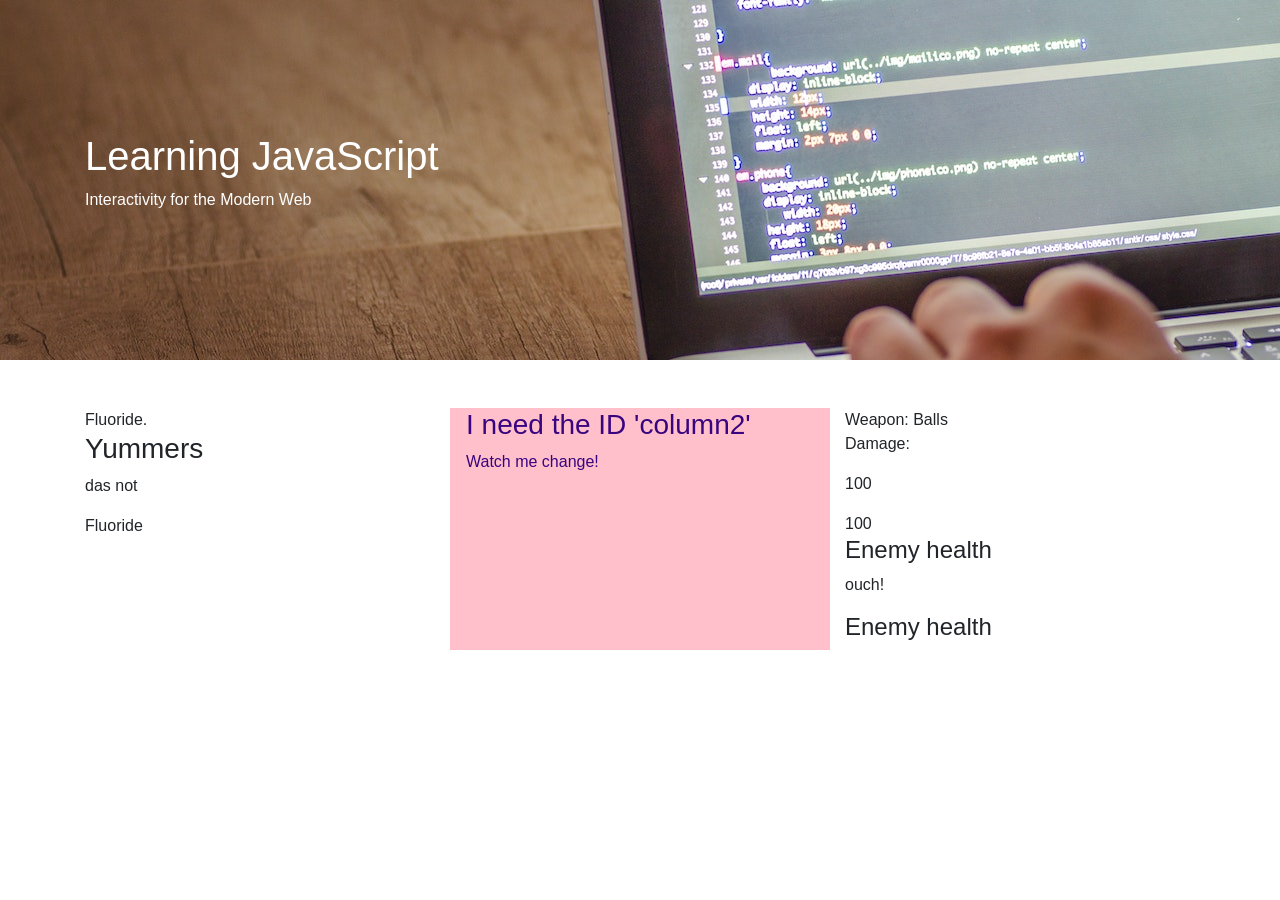
<file: jsIntroFiles/index.html>
<!DOCTYPE html>
<html lang="en">

<head>
    <meta charset="UTF-8">
    <meta http-equiv="X-UA-Compatible" content="IE=edge">
    <meta name="viewport" content="width=device-width, initial-scale=1.0">

    <title>Intro to Javascript</title>

    <!-- Latest compiled and minified CSS -->
    <link rel="stylesheet" href="https://cdn.jsdelivr.net/npm/bootstrap@4.6.1/dist/css/bootstrap.min.css">

    <!-- My CSS -->
    <link rel="stylesheet" href="css/introJsStyle.css">

    <!-- jQuery library -->
    <script src="https://cdn.jsdelivr.net/npm/jquery@3.6.0/dist/jquery.slim.min.js"></script>

    <!-- Popper JS -->
    <script src="https://cdn.jsdelivr.net/npm/popper.js@1.16.1/dist/umd/popper.min.js"></script>

    <!-- Latest compiled JavaScript -->
    <script src="https://cdn.jsdelivr.net/npm/bootstrap@4.6.1/dist/js/bootstrap.bundle.min.js"></script>

</head>

<body>


    <header>
        <div class="container">
            <div class="row align-items-center customHeight">
                <div class="col-sm-6 text-white">
                    <h1>Learning JavaScript</h1>
                    <p>Interactivity for the Modern Web</p>
                </div>
            </div>
        </div>
    </header>

    <section>
        <div class="container py-5">
            <div class="row">
                <div id="column1" class="col-sm-4">
                    <!---------------------The first column of content we will change!----------------------->
                    <h3>ID is 'column1'</h3>
                    <p>Watch me change!</p>
                </div>
                <div id="column2" class="col-sm-4 px-3">
                    <!---------------------The second column of content we will change!----------------------->
                    <h3>I need the ID 'column2'</h3>
                    <p>Watch me change!</p>

                </div>
                <div id="column3" class="col-sm-4">
                    <!---------------------The third column of content we will change!----------------------->
                    <h3>Logic</h3>

                </div>
            </div>
        </div>
    </section>


    <!---------------------Your Custom Javascript----------------------->
    <!-- My Javascript -->
    <script src="js/intro.js"></script>


</body>

</html>
</file>
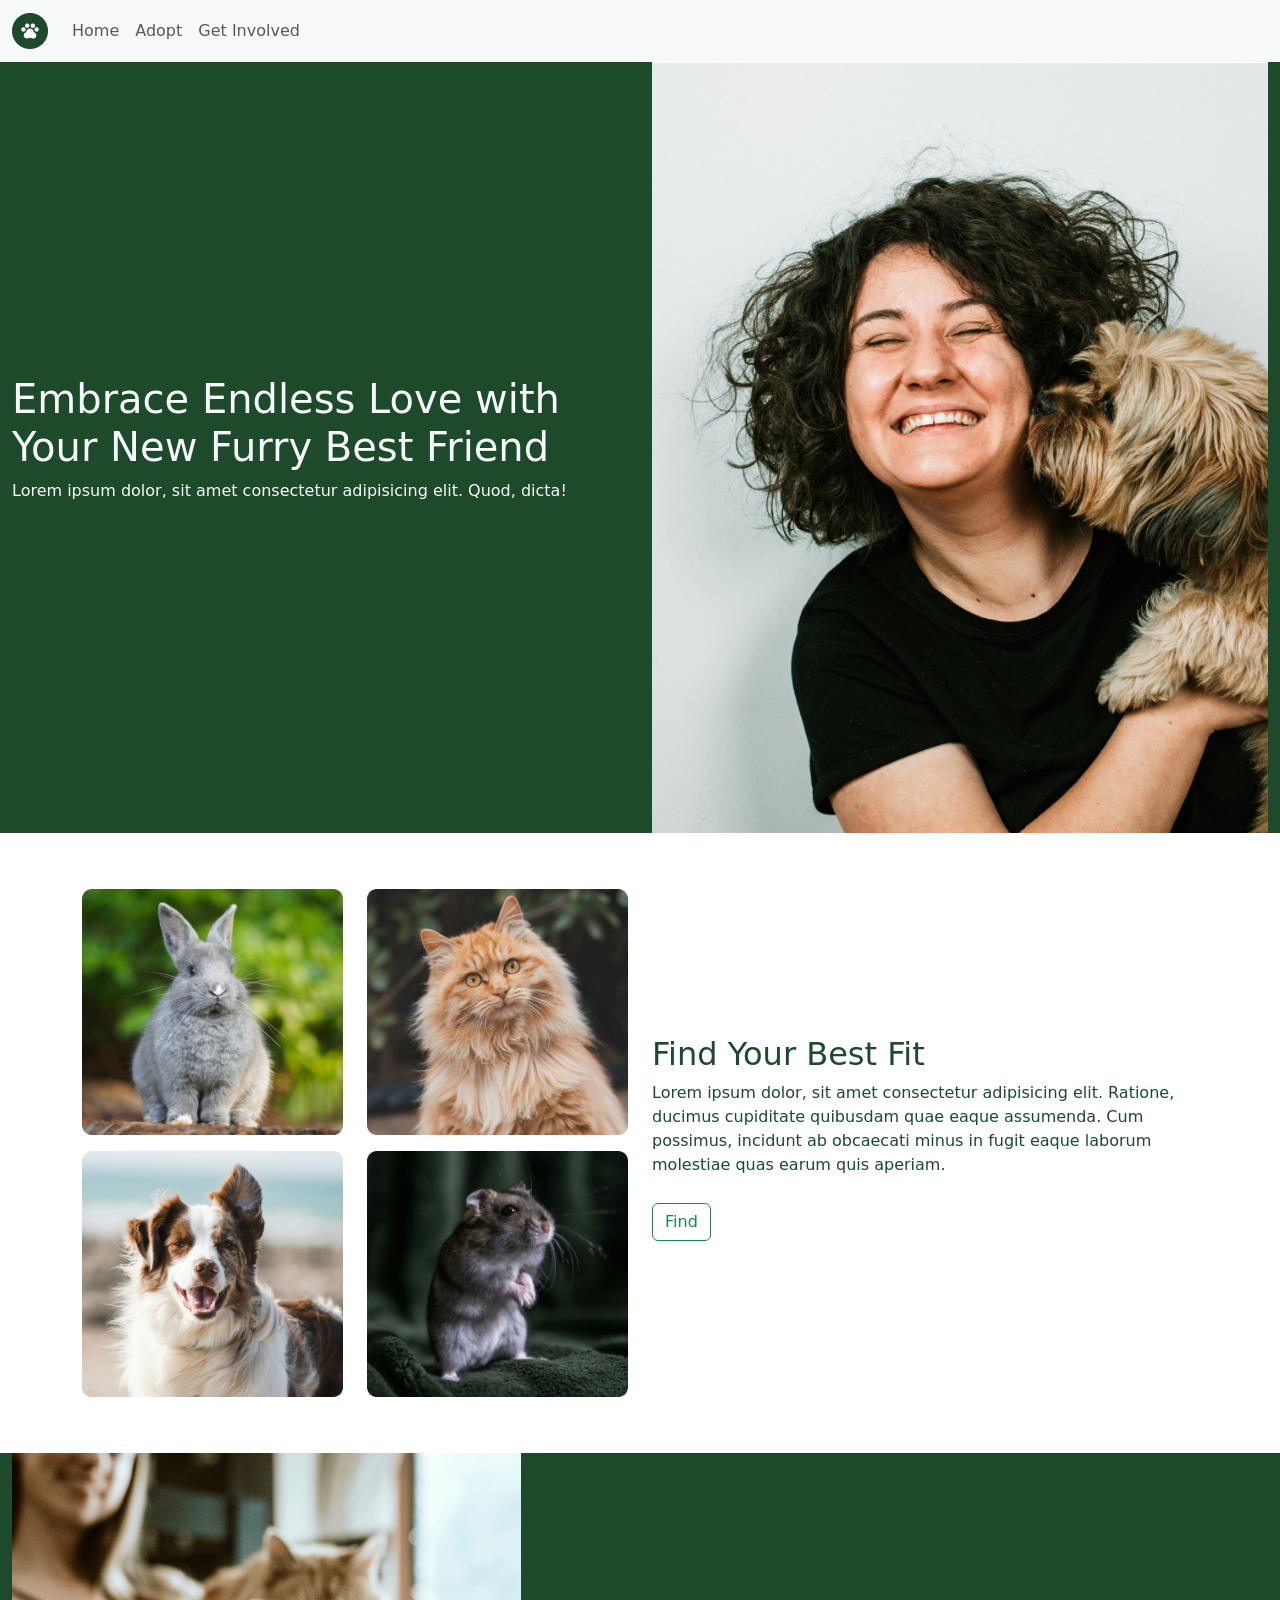
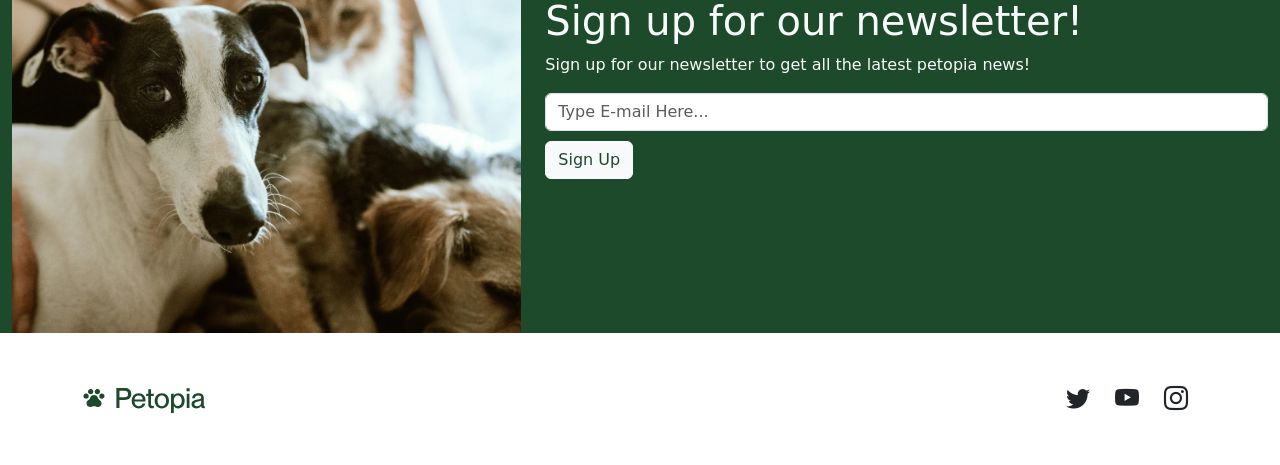
<file: petopia-site/index.html>
<!DOCTYPE html>
<html lang="en">

<head>
    <meta charset="UTF-8">
    <meta name="viewport" content="width=device-width, initial-scale=1.0">
    <title>Petopia</title>
    <!-- Latest compiled and minified CSS -->
    <link href="https://cdn.jsdelivr.net/npm/bootstrap@5.3.8/dist/css/bootstrap.min.css" rel="stylesheet">

    <!-- Latest compiled JavaScript -->
    <script src="https://cdn.jsdelivr.net/npm/bootstrap@5.3.8/dist/js/bootstrap.bundle.min.js"></script>
    <!-- custom css -->
    <link rel="stylesheet" href="CSS/custom.css">
    <!-- Link icon font -->
    <link rel="stylesheet" href="https://cdn.jsdelivr.net/npm/bootstrap-icons@1.13.2/font/bootstrap-icons.min.css">

</head>

<body>

    <!-- --------------------------collapsable nav bar-------------------------- -->
    <nav class="navbar navbar-expand-sm bg-light navbar-light text-primary sticky-top">
        <div class="container-fluid">
            <a class="navbar-brand" href="index.html"> <img src="Images/logoIcon.png" alt="Petopia Logo"> </a>
            <button class="navbar-toggler" type="button" data-bs-toggle="collapse" data-bs-target="#collapsibleNavbar">
                <span class="navbar-toggler-icon"></span>
            </button>
            <div class="collapse navbar-collapse" id="collapsibleNavbar">
                <ul class="navbar-nav">
                    <li class="nav-item">
                        <a class="nav-link" href="index.html">Home</a>
                    </li>
                    <li class="nav-item">
                        <a class="nav-link" href="adopt.html">Adopt</a>
                    </li>
                    <li class="nav-item">
                        <a class="nav-link" href="involved.html">Get Involved</a>
                    </li>
                </ul>
            </div>
        </div>
    </nav>

    <!-- --------------------------header-------------------------- -->
    <header class="bg-primary text-light mb-5">
        <div class="container-fluid ">
            <div class="row">
                <div class="col-sm-6 my-auto">
                    <h1>Embrace Endless Love with Your New Furry Best Friend</h1>
                    <p>Lorem ipsum dolor, sit amet consectetur adipisicing elit. Quod, dicta!</p>
                </div> <!--col end-->
                <div class="col-sm-6">
                    <img class="img-fluid" src="Images/headerImages/homeHeader.jpg"
                        alt="Person With Adopted Dog From Petopia">
                </div> <!--col end-->
            </div> <!--row end-->
        </div> <!--contian end-->

    </header>

    <!-- --------------------------main area-------------------------- -->
    <main id="main" class="my-5">
        <div class="container text-primary ">
            <div class="row">
                <div class="col-sm-6">
                    <div class="row py-2">
                        <div class="col-6">
                            <img class="img-fluid" src="Images/fit/bunny.png" alt="Bunny you could adopt from Petopia">
                        </div> <!--col nest end-->
                        <div class="col-6">
                            <img class="img-fluid" src="Images/fit/cat.png" alt="Cat you could adopt from Petopia">
                        </div> <!--col nest end-->
                    </div> <!--nest row end-->
                    <div class="row py-2">
                        <div class="col-6">
                            <img class="img-fluid" src="Images/fit/dog.png" alt="Dog you could adopt from Petopia">
                        </div> <!--col nest end-->
                        <div class="col-6">
                            <img class="img-fluid" src="Images/fit/gerbil.png"
                                alt="Gerbil you could adopt from Petopia">
                        </div>
                    </div> <!--nest row end-->
                </div> <!--col end-->
                <div class="col-sm-6 my-auto">
                    <h2>Find Your Best Fit</h2>
                    <p>Lorem ipsum dolor, sit amet consectetur adipisicing elit. Ratione, ducimus cupiditate quibusdam
                        quae eaque assumenda. Cum possimus, incidunt ab obcaecati minus in fugit eaque laborum molestiae
                        quas earum quis aperiam.</p>
                    <button type="button" class="btn btn-outline-success">Find</button>
                </div> <!--col end-->
            </div> <!--row end-->
        </div> <!--contain end-->
    </main>

    <!-- --------------------------news letter-------------------------- -->
    <section class="my-5">
        <div class="container-fluid bg-primary">
            <div class="row">
                <div class="col-sm-5">
                    <img class="img-fluid" src="Images/newsletter.jpg" alt="Pets really want to give you a newsletter">
                </div> <!--col end-->
                <div class="col-sm-7 my-auto text-light">
                    <h1>Sign up for our newsletter!</h1>
                    <p>Sign up for our newsletter to get all the latest petopia news!</p>

                    <input type="text" class="form-control" placeholder="Type E-mail Here...">

                    <button type="button" class="btn btn-light text-primary">Sign Up</button>
                </div> <!--col end-->
            </div> <!--row end-->
        </div> <!--contain end-->
    </section>

    <!-- --------------------------footer-------------------------- -->
    <footer class="my-5">
        <div class="container">
            <div class="row">
                <div class="col-sm-3">
                    <a href="index.html"><img src="Images/logoFull.svg" alt="Petopia's Logo"></a>
                </div><!--col end-->
                <div class="col-sm-9 text-end">
                    <i class="bi bi-twitter"></i>
                    <i class="bi bi-youtube"></i>
                    <i class="bi bi-instagram"></i>
                </div>

            </div> <!--row end-->


        </div> <!--contain end-->
    </footer>
</body>

</html>
</file>
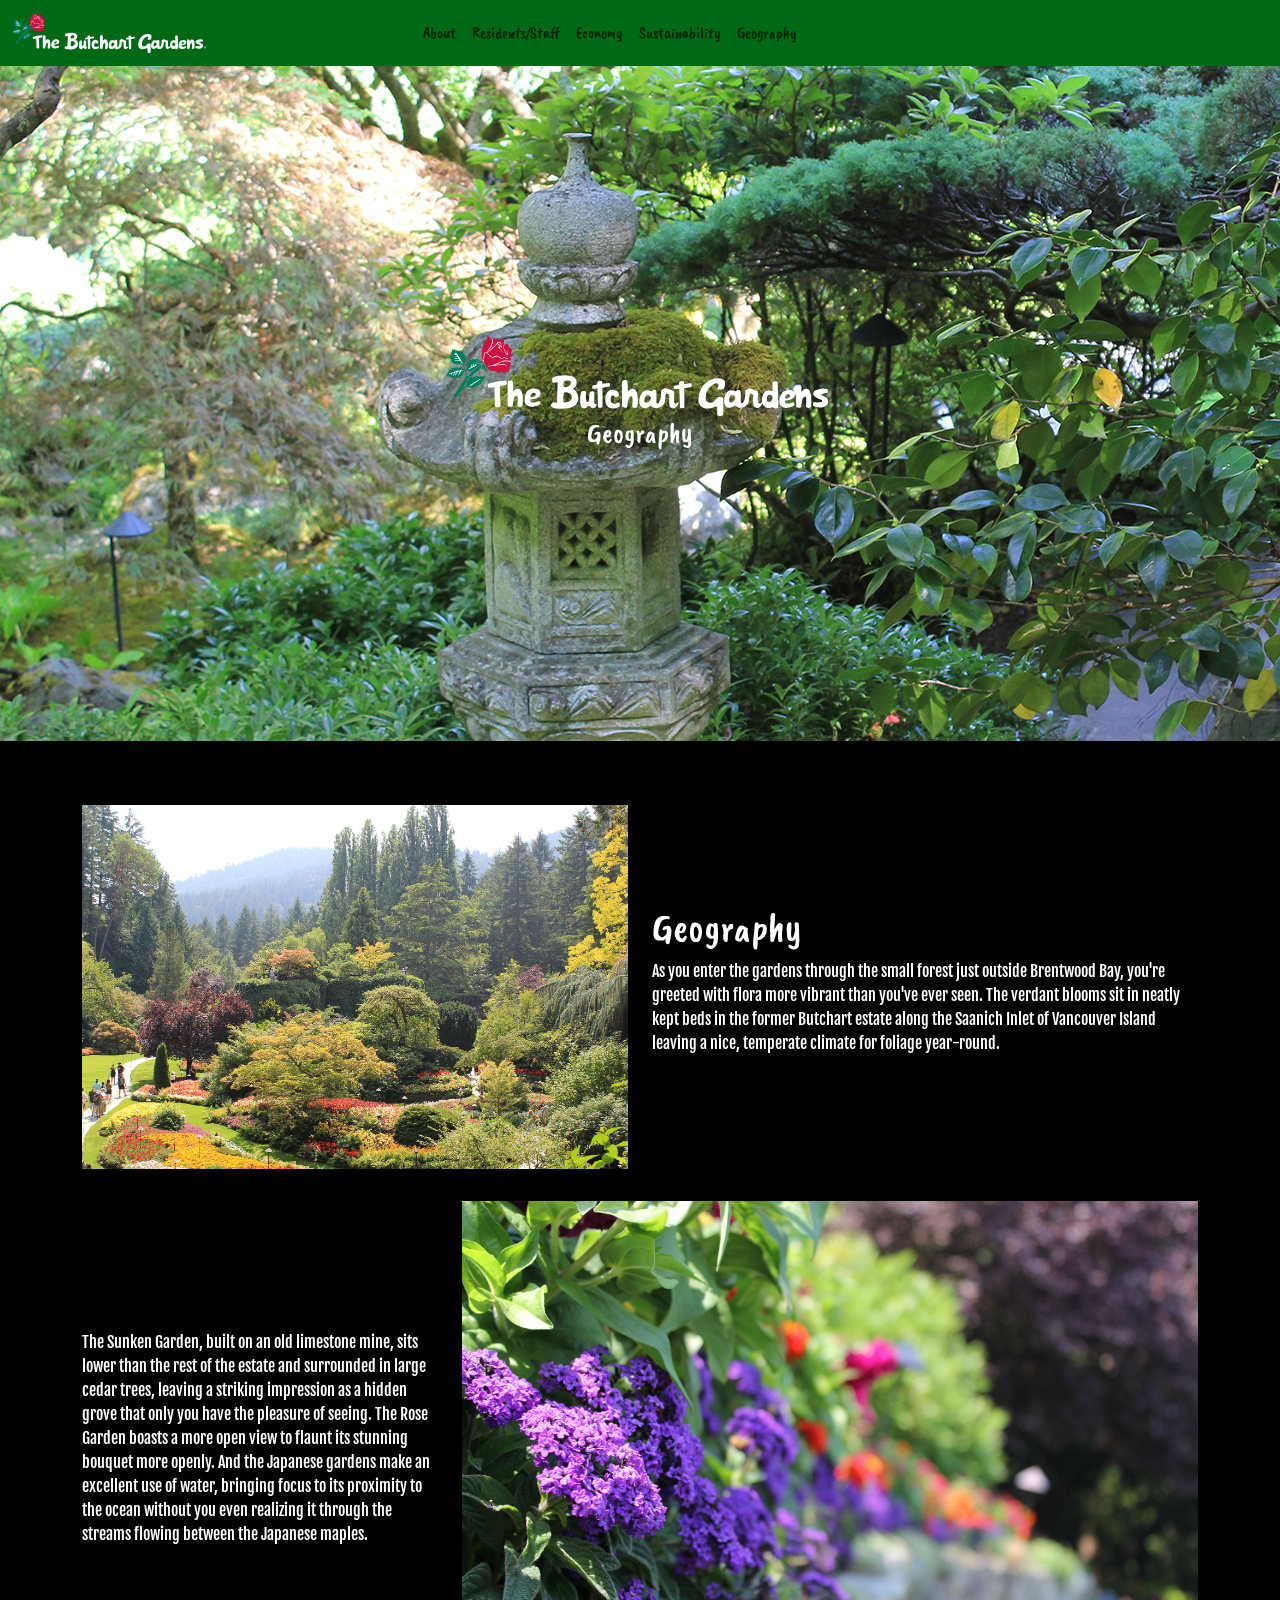
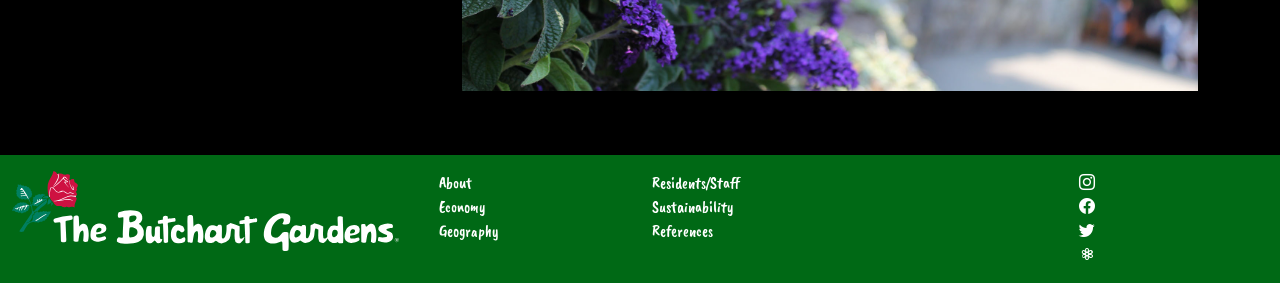
<file: hometownSite/geo.html>
<!DOCTYPE html>
<html lang="en">

<head>
    <meta charset="UTF-8">
    <meta name="viewport" content="width=device-width, initial-scale=1.0">
    <title>Butchart Gardens - Geography</title>
    <!-- Latest compiled and minified CSS -->
    <link href="https://cdn.jsdelivr.net/npm/bootstrap@5.3.8/dist/css/bootstrap.min.css" rel="stylesheet">

    <!-- Latest compiled JavaScript -->
    <script src="https://cdn.jsdelivr.net/npm/bootstrap@5.3.8/dist/js/bootstrap.bundle.min.js"></script>
    <!-- custom css -->
    <link rel="stylesheet" href="css/custom.css">
    <!-- icon font -->
    <link rel="stylesheet" href="https://cdn.jsdelivr.net/npm/bootstrap-icons@1.13.2/font/bootstrap-icons.min.css">
</head>

<body>
    <!-- ------------------------------------------nav bar------------------------------------------ -->
    <nav class="navbar navbar-expand-sm bg-success sticky-top pb-2">
        <div class="container-fluid">
            <a class="navbar-brand" href="index.html"> <img src="images/logo.svg" alt="Butchart Gardens Logo">
            </a>
            <button class="navbar-toggler" type="button" data-bs-toggle="collapse" data-bs-target="#collapsibleNavbar">
                <span class="navbar-toggler-icon"></span>
            </button>
            <div class="collapse navbar-collapse" id="collapsibleNavbar">
                <ul class="navbar-nav">
                    <li class="nav-item">
                        <a class="nav-link" href="index.html">About</a>
                    </li>
                    <li class="nav-item">
                        <a class="nav-link" href="pop.html">Residents/Staff</a>
                    </li>
                    <li class="nav-item">
                        <a class="nav-link" href="eco.html">Economy</a>
                    </li>
                    <li class="nav-item">
                        <a class="nav-link" href="sus.html">Sustainability</a>
                    </li>
                    <li class="nav-item">
                        <a class="nav-link" href="geo.html">Geography</a>
                    </li>
                </ul>
            </div>
        </div>
    </nav>
    <!-- ------------------------------------------header------------------------------------------ -->



    <header>
        <div class="container my-auto text-center">
            <div class="row">
                <div class="col-sm-12 ">
                    <img id="headerlogo" class="img-fluid" src="images/logo.svg" alt="Butchart Gardens Logo">
                </div>
            </div>
            <div class="row">
                <div class="col-sm-12">
                    <h3>Geography</h3>
                </div>
            </div>
        </div>
    </header>


    <!-- ------------------------------------------About------------------------------------------ -->
    <section>
        <div class="container my-5">
            <div class="row py-3">
                <div class="col-sm-6">
                    <img class="img-fluid" src="images/sunken.JPG" alt="The sunken garden at Butchart Gardens">
                </div> <!--col end-->
                <div class="col-sm-6 my-auto">
                    <h1>Geography</h1>
                    <p>As you enter the gardens through the small forest just outside Brentwood Bay,
                        you're greeted with flora more vibrant than you've ever seen. The verdant blooms sit in
                        neatly kept beds in the former Butchart estate along the Saanich Inlet of Vancouver Island
                        leaving a nice, temperate climate for foliage year-round. </p>
                </div> <!--col end-->
            </div> <!--row end-->
            <div class="row py-3">
                <div class="col-sm-4 my-auto">
                    <p>The Sunken Garden, built on an
                        old limestone mine, sits lower than the rest of the estate and surrounded in large cedar
                        trees, leaving a striking impression as a hidden grove that only you have the pleasure of
                        seeing. The Rose Garden boasts a more open view to flaunt its stunning bouquet more
                        openly. And the Japanese gardens make an excellent use of water, bringing focus to its
                        proximity to the ocean without you even realizing it through the streams flowing between
                        the Japanese maples.</p>
                </div>
                <div class="col-sm-8">
                    <img class="img-fluid" src="images/PurplePerspect.JPG" alt="The sunken garden at Butchart Gardens">
                </div>
            </div> <!--row end-->
        </div> <!--contain end-->
    </section>

    <footer>
        <div class="container-fluid bg-success py-3">
            <div class="row">
                <div class="col-sm-4">
                    <img class="img-fluid" src="images/logo.svg" alt="Butchart Gardens logo">
                </div>
                <div class="col-sm-6">

                    <div class="row">
                        <div class="col-sm-4">
                            <a href="index.html">About</a>
                        </div>

                        <div class="col-sm-4">
                            <a href="pop.html">Residents/Staff</a>
                        </div>
                    </div>
                    <div class="row">

                        <div class="col-sm-4">
                            <a href="eco.html">Economy</a>
                        </div><!--nest col-->
                        <div class="col-sm-4">
                            <a href="sus.html">Sustainability</a>
                        </div><!--nest col-->
                    </div> <!--nest row-->

                    <div class="row">
                        <div class="col-sm-4">
                            <a href="geo.html">Geography</a>
                        </div><!--nest col-->
                        <div class="col-sm-4">
                            <a href="refs.html">References</a>
                        </div> <!--nest col-->
                    </div> <!--nest row-->
                </div> <!--col-->
                <div class="col-sm-2">
                    <a href="https://www.instagram.com/thebutchartgardens/?hl=en" target="_blank"> <i
                            class="bi bi-instagram"></i> </a>
                    <a href="https://www.facebook.com/butchartgardens" target="_blank"><i class="bi bi-facebook"></i>
                    </a>
                    <a href="https://x.com/butchartgardens" target="_blank"><i class="bi bi-twitter"></i> </a>
                    <a href="https://butchartgardens.com/" target="_blank"><i class="bi bi-flower3"></i></a>
                </div>
            </div> <!--row-->
        </div> <!--container-->
    </footer>
</body>

</html>
</file>
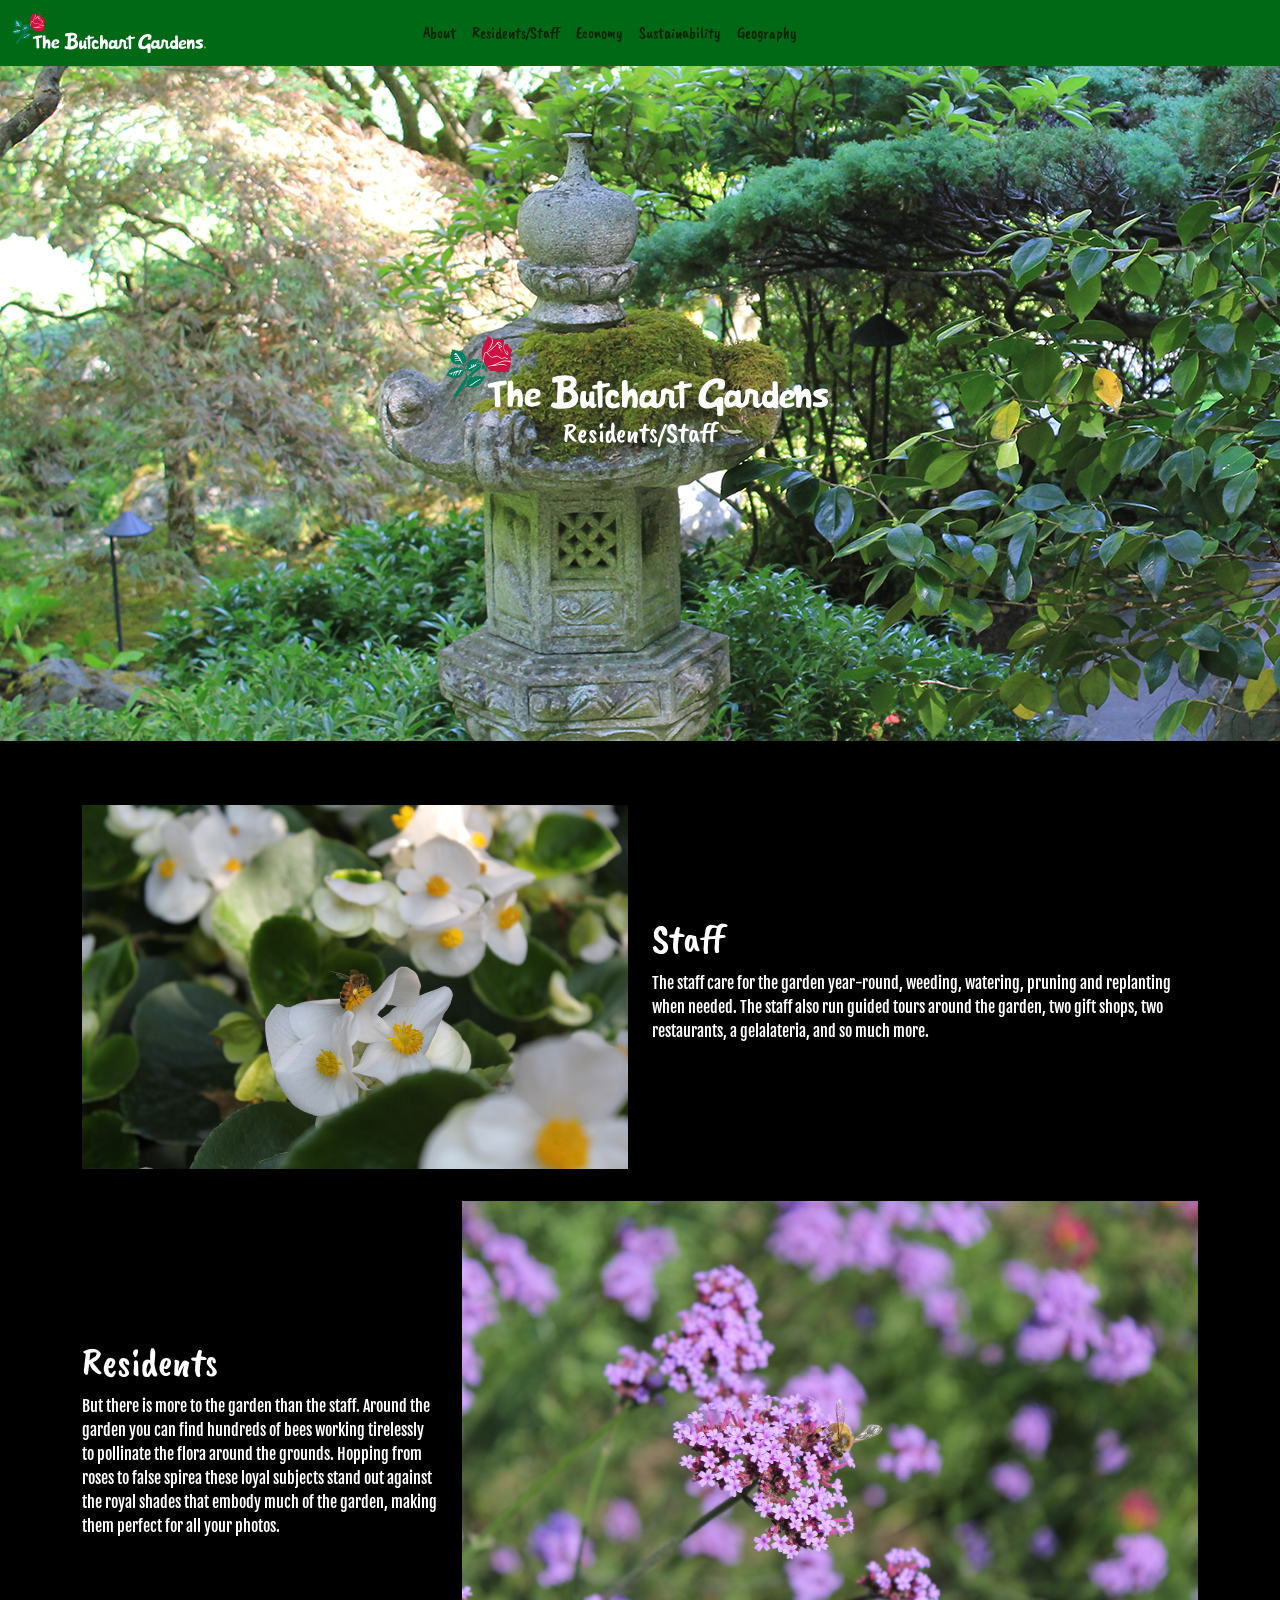
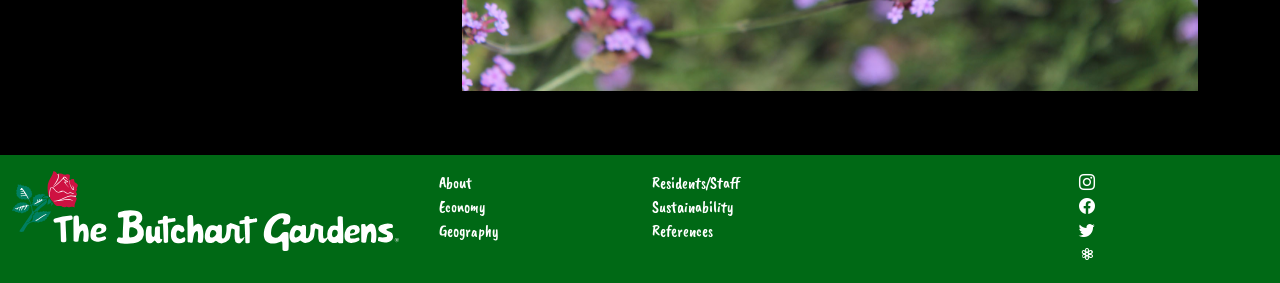
<file: hometownSite/pop.html>
<!DOCTYPE html>
<html lang="en">

<head>
    <meta charset="UTF-8">
    <meta name="viewport" content="width=device-width, initial-scale=1.0">
    <title>Butchart Gardens - Population</title>
    <!-- Latest compiled and minified CSS -->
    <link href="https://cdn.jsdelivr.net/npm/bootstrap@5.3.8/dist/css/bootstrap.min.css" rel="stylesheet">

    <!-- Latest compiled JavaScript -->
    <script src="https://cdn.jsdelivr.net/npm/bootstrap@5.3.8/dist/js/bootstrap.bundle.min.js"></script>
    <!-- custom css -->
    <link rel="stylesheet" href="css/custom.css">
    <!-- icon font -->
    <link rel="stylesheet" href="https://cdn.jsdelivr.net/npm/bootstrap-icons@1.13.2/font/bootstrap-icons.min.css">
</head>

<body>
    <!-- ------------------------------------------nav bar------------------------------------------ -->
    <nav class="navbar navbar-expand-sm bg-success sticky-top pb-2">
        <div class="container-fluid">
            <a class="navbar-brand" href="index.html"> <img src="images/logo.svg" alt="Butchart Gardens Logo">
            </a>
            <button class="navbar-toggler" type="button" data-bs-toggle="collapse" data-bs-target="#collapsibleNavbar">
                <span class="navbar-toggler-icon"></span>
            </button>
            <div class="collapse navbar-collapse" id="collapsibleNavbar">
                <ul class="navbar-nav">
                    <li class="nav-item">
                        <a class="nav-link" href="index.html">About</a>
                    </li>
                    <li class="nav-item">
                        <a class="nav-link" href="pop.html">Residents/Staff</a>
                    </li>
                    <li class="nav-item">
                        <a class="nav-link" href="eco.html">Economy</a>
                    </li>
                    <li class="nav-item">
                        <a class="nav-link" href="sus.html">Sustainability</a>
                    </li>
                    <li class="nav-item">
                        <a class="nav-link" href="geo.html">Geography</a>
                    </li>
                </ul>
            </div>
        </div>
    </nav>
    <!-- ------------------------------------------header------------------------------------------ -->



    <header>
        <div class="container my-auto text-center">
            <div class="row">
                <div class="col-sm-12 ">
                    <img id="headerlogo" class="img-fluid" src="images/logo.svg" alt="Butchart Gardens Logo">
                </div>
            </div>
            <div class="row">
                <div class="col-sm-12">
                    <h3>Residents/Staff</h3>
                </div>
            </div>
        </div>
    </header>


    <!-- ------------------------------------------About------------------------------------------ -->
    <section>
        <div class="container my-5">
            <div class="row py-3">
                <div class="col-sm-6">
                    <img class="img-fluid" src="images/Bee.JPG"
                        alt="A bee sitting on a white flower grown at Butchart Gardens">
                </div> <!--col end-->
                <div class="col-sm-6 my-auto">
                    <h1>Staff</h1>
                    <p>The staff care for the garden year-round, weeding, watering, pruning and replanting
                        when needed. The staff also run guided tours around the garden, two gift shops, two
                        restaurants, a gelalateria, and so much more. </p>
                </div> <!--col end-->
            </div> <!--row end-->
            <div class="row py-3">
                <div class="col-sm-4 my-auto">
                    <h1>Residents</h1>
                    <p>But there is more to the garden than the
                        staff. Around the garden you can find hundreds of bees working tirelessly to pollinate the
                        flora around the grounds. Hopping from roses to false spirea these loyal subjects stand out
                        against the royal shades that embody much of the garden, making them perfect for all your
                        photos.</p>
                </div>
                <div class="col-sm-8">
                    <img class="img-fluid" src="images/BeePurp.JPG"
                        alt="A bee sitting on a purple flower at Butchart Gardens">
                </div>
            </div> <!--row end-->
        </div> <!--contain end-->
    </section>

    <footer>
        <div class="container-fluid bg-success py-3">
            <div class="row">
                <div class="col-sm-4">
                    <img class="img-fluid" src="images/logo.svg" alt="Butchart Gardens logo">
                </div>
                <div class="col-sm-6">

                    <div class="row">
                        <div class="col-sm-4">
                            <a href="index.html">About</a>
                        </div>

                        <div class="col-sm-4">
                            <a href="pop.html">Residents/Staff</a>
                        </div>
                    </div>
                    <div class="row">

                        <div class="col-sm-4">
                            <a href="eco.html">Economy</a>
                        </div><!--nest col-->
                        <div class="col-sm-4">
                            <a href="sus.html">Sustainability</a>
                        </div><!--nest col-->
                    </div> <!--nest row-->

                    <div class="row">
                        <div class="col-sm-4">
                            <a href="geo.html">Geography</a>
                        </div><!--nest col-->
                        <div class="col-sm-4">
                            <a href="refs.html">References</a>
                        </div> <!--nest col-->
                    </div> <!--nest row-->
                </div> <!--col-->
                <div class="col-sm-2">
                    <a href="https://www.instagram.com/thebutchartgardens/?hl=en" target="_blank"> <i
                            class="bi bi-instagram"></i> </a>
                    <a href="https://www.facebook.com/butchartgardens" target="_blank"><i class="bi bi-facebook"></i>
                    </a>
                    <a href="https://x.com/butchartgardens" target="_blank"><i class="bi bi-twitter"></i> </a>
                    <a href="https://butchartgardens.com/" target="_blank"><i class="bi bi-flower3"></i></a>
                </div>
            </div> <!--row-->
        </div> <!--container-->
    </footer>
</body>

</html>
</file>
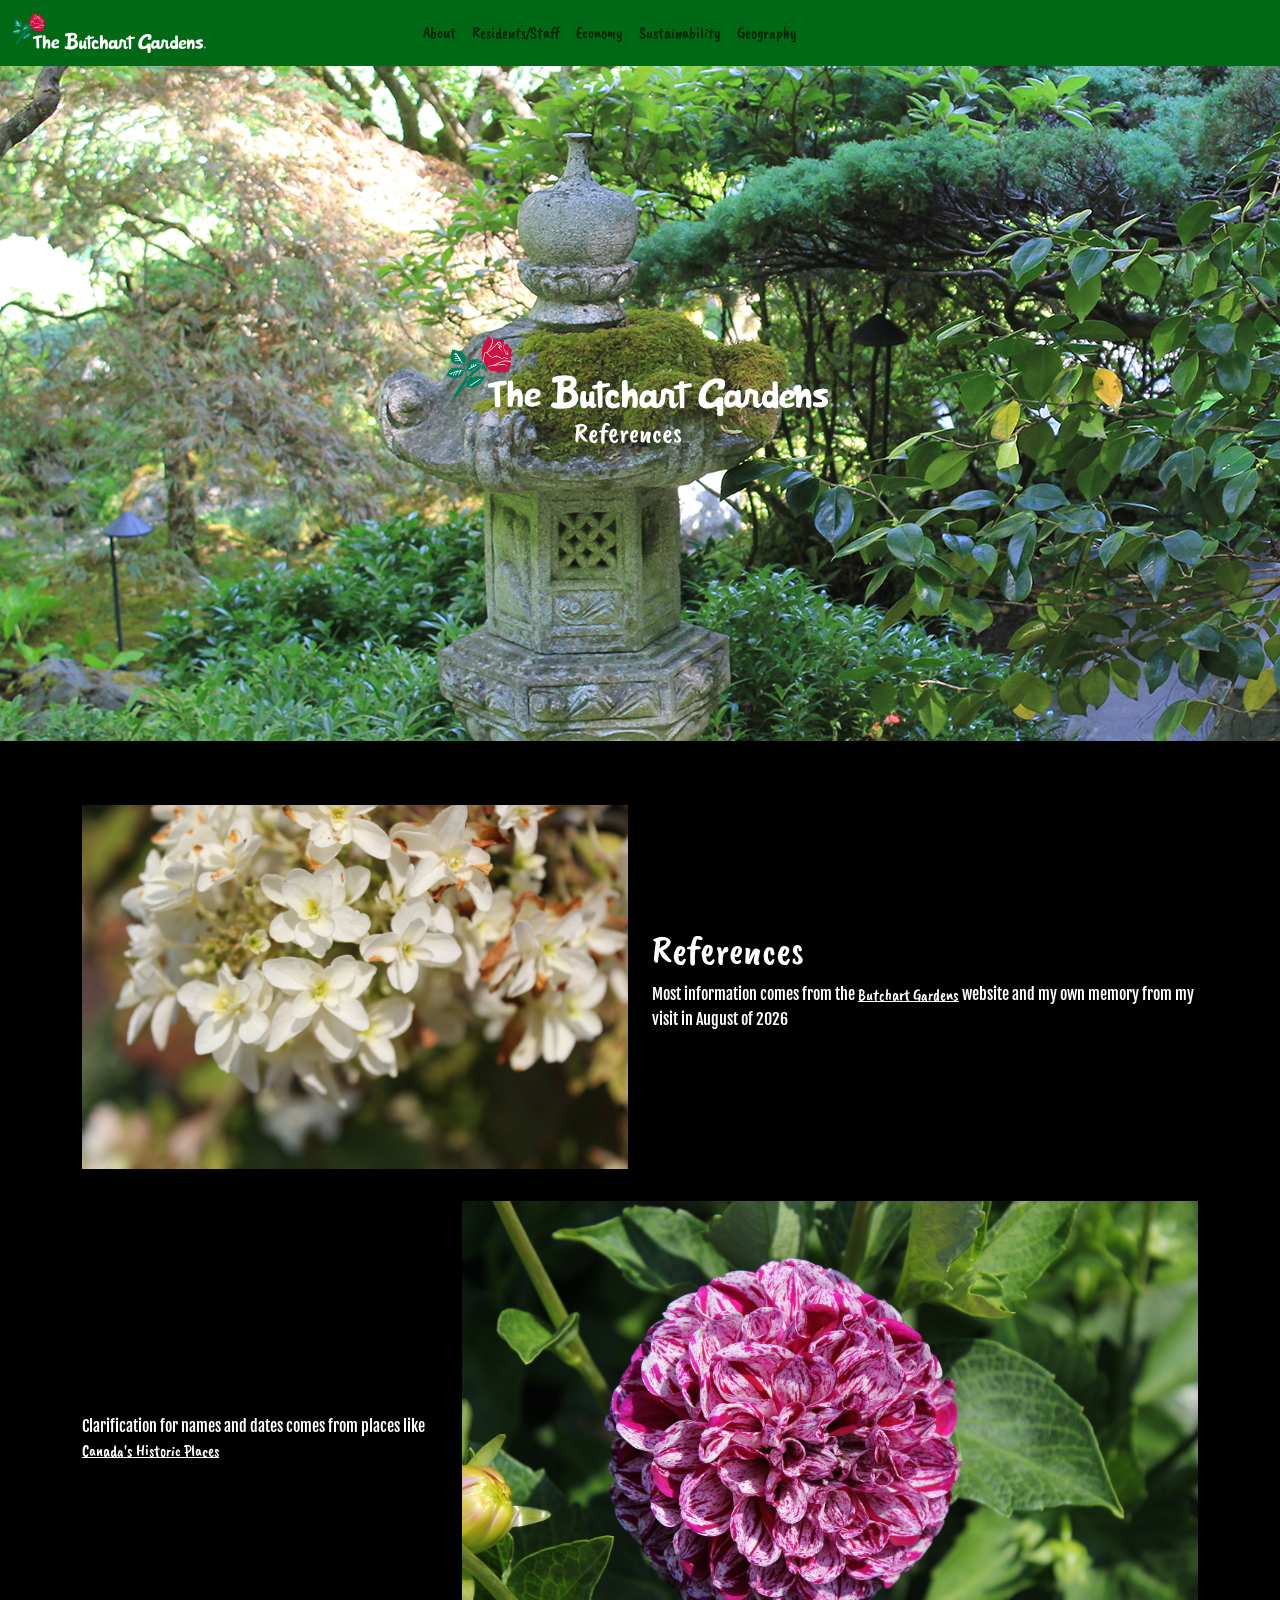
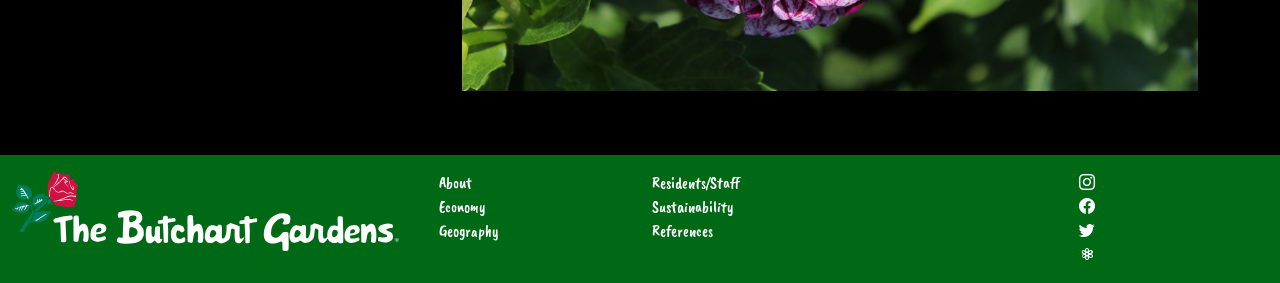
<file: hometownSite/refs.html>
<!DOCTYPE html>
<html lang="en">

<head>
    <meta charset="UTF-8">
    <meta name="viewport" content="width=device-width, initial-scale=1.0">
    <title>Butchart Gardens - References</title>
    <!-- Latest compiled and minified CSS -->
    <link href="https://cdn.jsdelivr.net/npm/bootstrap@5.3.8/dist/css/bootstrap.min.css" rel="stylesheet">

    <!-- Latest compiled JavaScript -->
    <script src="https://cdn.jsdelivr.net/npm/bootstrap@5.3.8/dist/js/bootstrap.bundle.min.js"></script>
    <!-- custom css -->
    <link rel="stylesheet" href="css/custom.css">
    <!-- icon font -->
    <link rel="stylesheet" href="https://cdn.jsdelivr.net/npm/bootstrap-icons@1.13.2/font/bootstrap-icons.min.css">
</head>

<body>
    <!-- ------------------------------------------nav bar------------------------------------------ -->
    <nav class="navbar navbar-expand-sm bg-success sticky-top pb-2">
        <div class="container-fluid">
            <a class="navbar-brand" href="index.html"> <img src="images/logo.svg" alt="Butchart Gardens Logo">
            </a>
            <button class="navbar-toggler" type="button" data-bs-toggle="collapse" data-bs-target="#collapsibleNavbar">
                <span class="navbar-toggler-icon"></span>
            </button>
            <div class="collapse navbar-collapse" id="collapsibleNavbar">
                <ul class="navbar-nav">
                    <li class="nav-item">
                        <a class="nav-link" href="index.html">About</a>
                    </li>
                    <li class="nav-item">
                        <a class="nav-link" href="pop.html">Residents/Staff</a>
                    </li>
                    <li class="nav-item">
                        <a class="nav-link" href="eco.html">Economy</a>
                    </li>
                    <li class="nav-item">
                        <a class="nav-link" href="sus.html">Sustainability</a>
                    </li>
                    <li class="nav-item">
                        <a class="nav-link" href="geo.html">Geography</a>
                    </li>
                </ul>
            </div>
        </div>
    </nav>
    <!-- ------------------------------------------header------------------------------------------ -->



    <header>
        <div class="container my-auto text-center">
            <div class="row">
                <div class="col-sm-12 ">
                    <img id="headerlogo" class="img-fluid" src="images/logo.svg" alt="Butchart Gardens Logo">
                </div>
                <div class="row">
                    <div class="col-sm-12">
                        <h3>References</h3>
                    </div>
                </div>
            </div>
        </div>
    </header>


    <!-- ------------------------------------------About------------------------------------------ -->
    <section>
        <div class="container my-5">
            <div class="row py-3">
                <div class="col-sm-6">
                    <img class="img-fluid" src="images/butchart.JPG" alt="White flower grown at Butchart Gardens">
                </div> <!--col end-->
                <div class="col-sm-6 my-auto">
                    <h1>References</h1>
                    <p>Most information comes from the <a href="https://butchartgardens.com/">Butchart Gardens</a>
                        website and my own memory from my visit in August of 2026 </p>
                </div> <!--col end-->
            </div> <!--row end-->
            <div class="row py-3">
                <div class="col-sm-4 my-auto">
                    <p>Clarification for names and dates comes from places like <a
                            href="https://www.historicplaces.ca/en/rep-reg/place-lieu.aspx?id=7821&pid=0">Canada's
                            Historic Places</a></p>
                </div>
                <div class="col-sm-8">
                    <img class="img-fluid" src="images/LoraxFlower.JPG" alt="">
                </div>
            </div> <!--row end-->
        </div> <!--contain end-->
    </section>

    <footer>
        <div class="container-fluid bg-success py-3">
            <div class="row">
                <div class="col-sm-4">
                    <img class="img-fluid" src="images/logo.svg" alt="Butchart Gardens logo">
                </div>
                <div class="col-sm-6">

                    <div class="row">
                        <div class="col-sm-4">
                            <a href="index.html">About</a>
                        </div>

                        <div class="col-sm-4">
                            <a href="pop.html">Residents/Staff</a>
                        </div>
                    </div>
                    <div class="row">

                        <div class="col-sm-4">
                            <a href="eco.html">Economy</a>
                        </div><!--nest col-->
                        <div class="col-sm-4">
                            <a href="sus.html">Sustainability</a>
                        </div><!--nest col-->
                    </div> <!--nest row-->

                    <div class="row">
                        <div class="col-sm-4">
                            <a href="geo.html">Geography</a>
                        </div><!--nest col-->
                        <div class="col-sm-4">
                            <a href="refs.html">References</a>
                        </div> <!--nest col-->
                    </div> <!--nest row-->
                </div> <!--col-->
                <div class="col-sm-2">
                    <a href="https://www.instagram.com/thebutchartgardens/?hl=en" target="_blank"> <i
                            class="bi bi-instagram"></i> </a>
                    <a href="https://www.facebook.com/butchartgardens" target="_blank"><i class="bi bi-facebook"></i>
                    </a>
                    <a href="https://x.com/butchartgardens" target="_blank"><i class="bi bi-twitter"></i> </a>
                    <a href="https://butchartgardens.com/" target="_blank"><i class="bi bi-flower3"></i></a>
                </div>
            </div> <!--row-->
        </div> <!--container-->
    </footer>
</body>

</html>
</file>
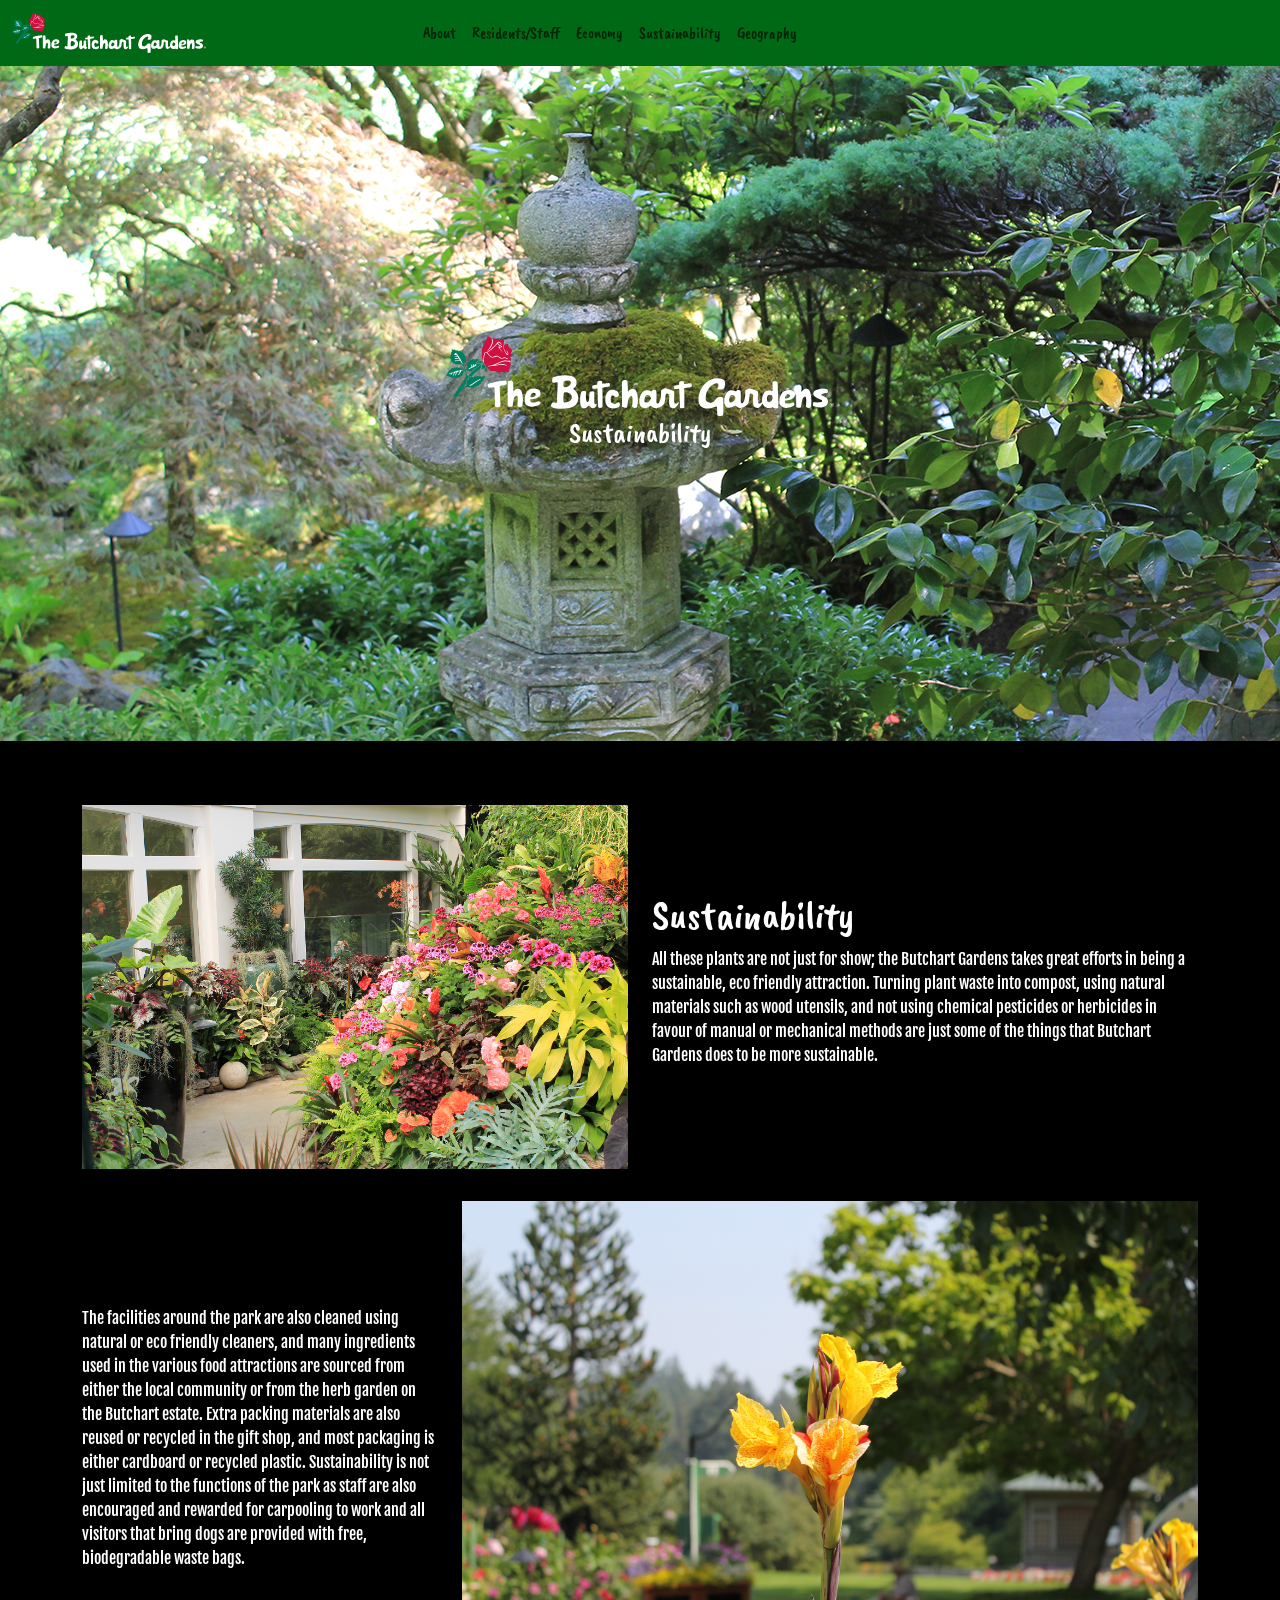
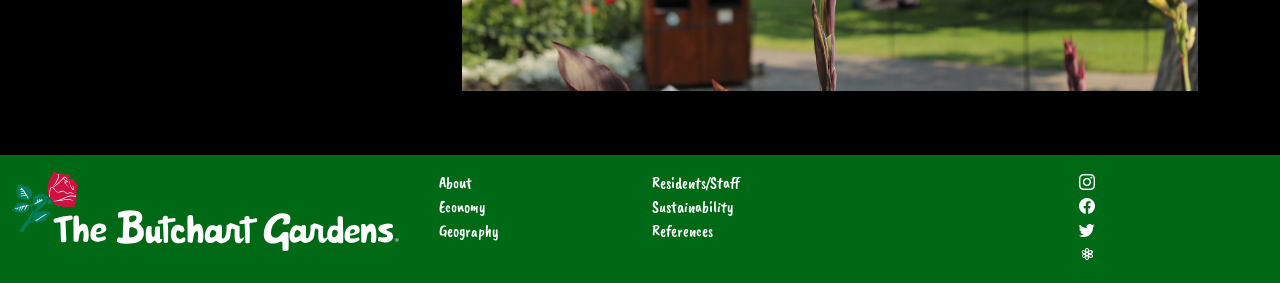
<file: hometownSite/sus.html>
<!DOCTYPE html>
<html lang="en">

<head>
    <meta charset="UTF-8">
    <meta name="viewport" content="width=device-width, initial-scale=1.0">
    <title>Butchart Gardens - Sustainability</title>
    <!-- Latest compiled and minified CSS -->
    <link href="https://cdn.jsdelivr.net/npm/bootstrap@5.3.8/dist/css/bootstrap.min.css" rel="stylesheet">

    <!-- Latest compiled JavaScript -->
    <script src="https://cdn.jsdelivr.net/npm/bootstrap@5.3.8/dist/js/bootstrap.bundle.min.js"></script>
    <!-- custom css -->
    <link rel="stylesheet" href="css/custom.css">
    <!-- icon font -->
    <link rel="stylesheet" href="https://cdn.jsdelivr.net/npm/bootstrap-icons@1.13.2/font/bootstrap-icons.min.css">
</head>

<body>
    <!-- ------------------------------------------nav bar------------------------------------------ -->
    <nav class="navbar navbar-expand-sm bg-success sticky-top pb-2">
        <div class="container-fluid">
            <a class="navbar-brand" href="index.html"> <img src="images/logo.svg" alt="Butchart Gardens Logo">
            </a>
            <button class="navbar-toggler" type="button" data-bs-toggle="collapse" data-bs-target="#collapsibleNavbar">
                <span class="navbar-toggler-icon"></span>
            </button>
            <div class="collapse navbar-collapse" id="collapsibleNavbar">
                <ul class="navbar-nav">
                    <li class="nav-item">
                        <a class="nav-link" href="index.html">About</a>
                    </li>
                    <li class="nav-item">
                        <a class="nav-link" href="pop.html">Residents/Staff</a>
                    </li>
                    <li class="nav-item">
                        <a class="nav-link" href="eco.html">Economy</a>
                    </li>
                    <li class="nav-item">
                        <a class="nav-link" href="sus.html">Sustainability</a>
                    </li>
                    <li class="nav-item">
                        <a class="nav-link" href="geo.html">Geography</a>
                    </li>
                </ul>
            </div>
        </div>
    </nav>
    <!-- ------------------------------------------header------------------------------------------ -->



    <header>
        <div class="container my-auto text-center">
            <div class="row">
                <div class="col-sm-12 ">
                    <img id="headerlogo" class="img-fluid" src="images/logo.svg" alt="Butchart Gardens Logo">
                </div>
            </div>
            <div class="row">
                <div class="col-sm-12">
                    <h3>Sustainability</h3>
                </div>
            </div>
        </div>
    </header>


    <!-- ------------------------------------------About------------------------------------------ -->
    <section>
        <div class="container my-5">
            <div class="row py-3">
                <div class="col-sm-6">
                    <img class="img-fluid" src="images/indoor.JPG" alt="The show greenhouse at Butchart Gardens">
                </div> <!--col end-->
                <div class="col-sm-6 my-auto">
                    <h1>Sustainability</h1>
                    <p>All these plants are not just for show; the Butchart Gardens takes great efforts in
                        being a sustainable, eco friendly attraction. Turning plant waste into compost, using
                        natural materials such as wood utensils, and not using chemical pesticides or herbicides
                        in favour of manual or mechanical methods are just some of the things that Butchart
                        Gardens does to be more sustainable. </p>
                </div> <!--col end-->
            </div> <!--row end-->
            <div class="row py-3">
                <div class="col-sm-4 my-auto">
                    <p>The facilities around the park are also cleaned using
                        natural or eco friendly cleaners, and many ingredients used in the various food attractions
                        are sourced from either the local community or from the herb garden on the Butchart
                        estate. Extra packing materials are also reused or recycled in the gift shop, and most
                        packaging is either cardboard or recycled plastic. Sustainability is not just limited to the
                        functions of the park as staff are also encouraged and rewarded for carpooling to work and
                        all visitors that bring dogs are provided with free, biodegradable waste bags.</p>
                </div>
                <div class="col-sm-8">
                    <img class="img-fluid" src="images/lonely.JPG" alt="A lone yellow flower standing tall">
                </div>
            </div> <!--row end-->
        </div> <!--contain end-->
    </section>

    <footer>
        <div class="container-fluid bg-success py-3">
            <div class="row">
                <div class="col-sm-4">
                    <img class="img-fluid" src="images/logo.svg" alt="Butchart Gardens logo">
                </div>
                <div class="col-sm-6">

                    <div class="row">
                        <div class="col-sm-4">
                            <a href="index.html">About</a>
                        </div>

                        <div class="col-sm-4">
                            <a href="pop.html">Residents/Staff</a>
                        </div>
                    </div>
                    <div class="row">

                        <div class="col-sm-4">
                            <a href="eco.html">Economy</a>
                        </div><!--nest col-->
                        <div class="col-sm-4">
                            <a href="sus.html">Sustainability</a>
                        </div><!--nest col-->
                    </div> <!--nest row-->

                    <div class="row">
                        <div class="col-sm-4">
                            <a href="geo.html">Geography</a>
                        </div><!--nest col-->
                        <div class="col-sm-4">
                            <a href="refs.html">References</a>
                        </div> <!--nest col-->
                    </div> <!--nest row-->
                </div> <!--col-->
                <div class="col-sm-2">
                    <a href="https://www.instagram.com/thebutchartgardens/?hl=en" target="_blank"> <i
                            class="bi bi-instagram"></i> </a>
                    <a href="https://www.facebook.com/butchartgardens" target="_blank"><i class="bi bi-facebook"></i>
                    </a>
                    <a href="https://x.com/butchartgardens" target="_blank"><i class="bi bi-twitter"></i> </a>
                    <a href="https://butchartgardens.com/" target="_blank"><i class="bi bi-flower3"></i></a>
                </div>
            </div> <!--row-->
        </div> <!--container-->
    </footer>
</body>

</html>
</file>
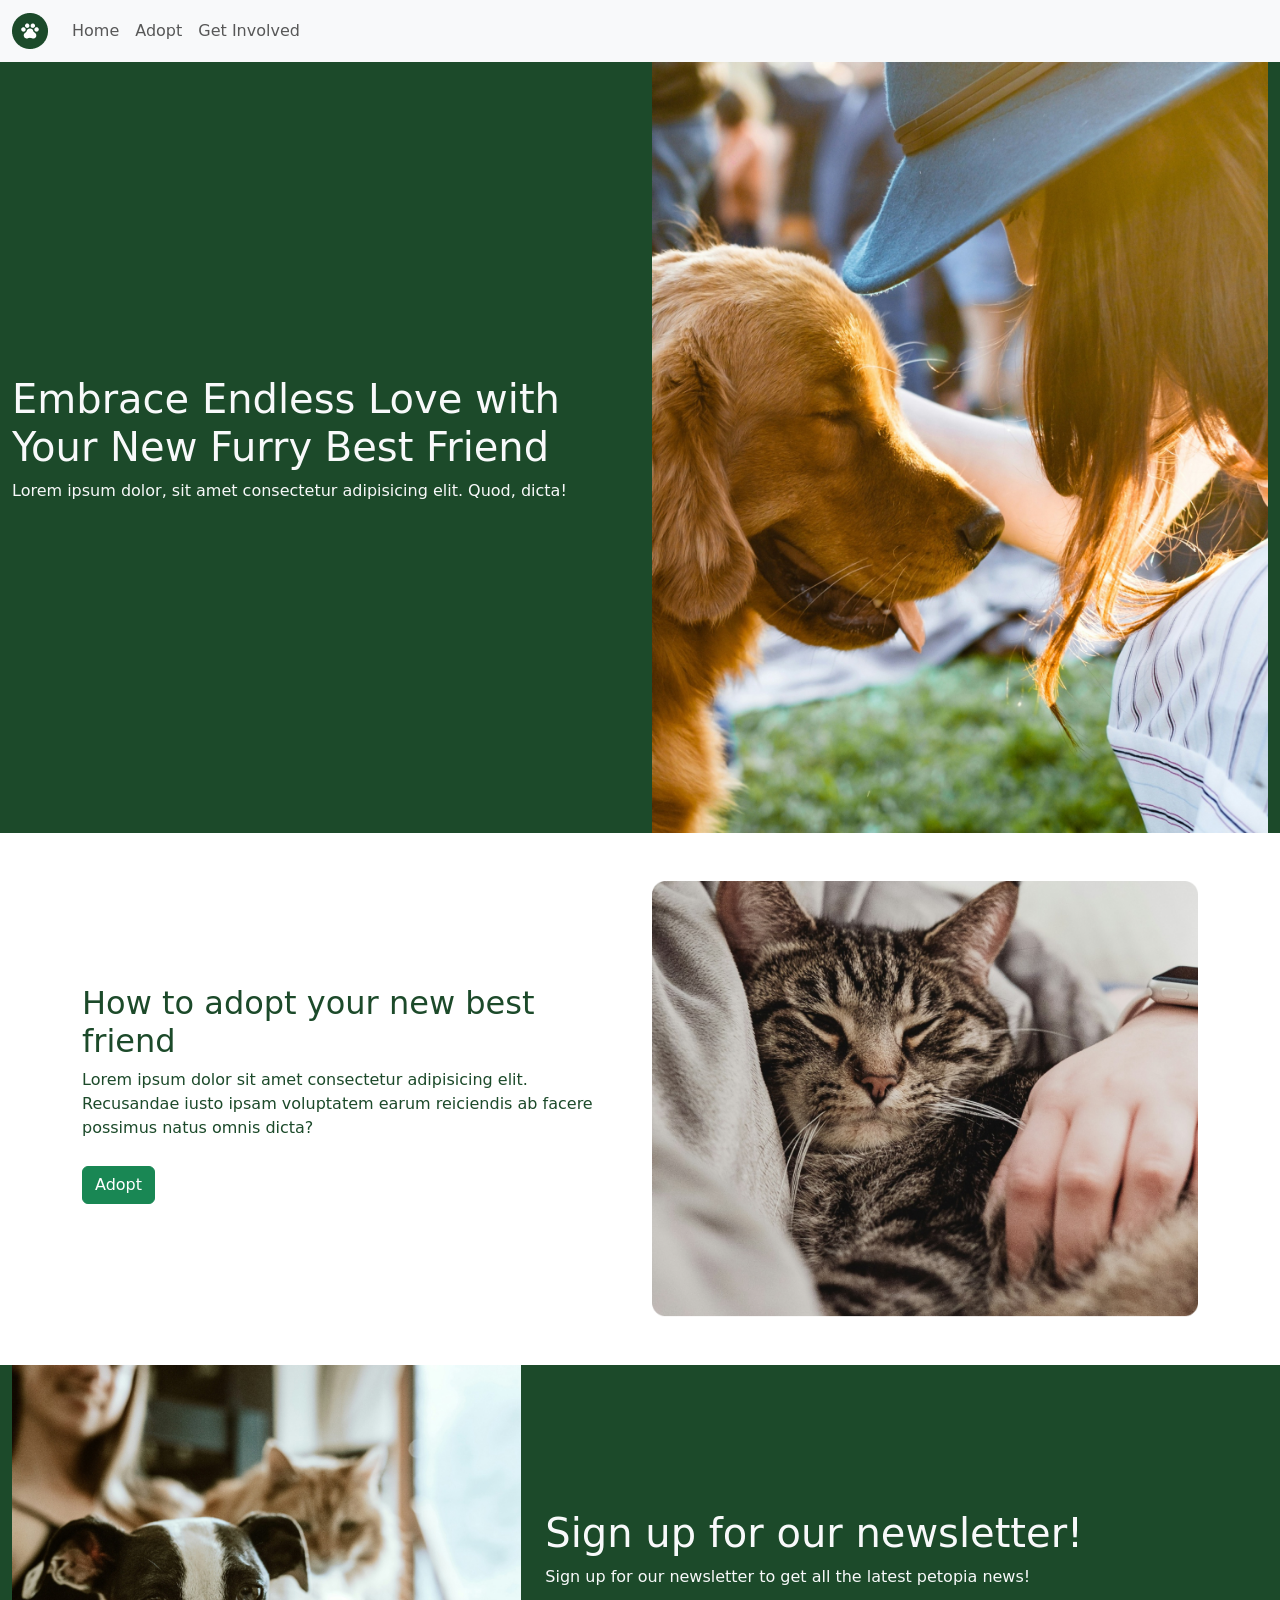
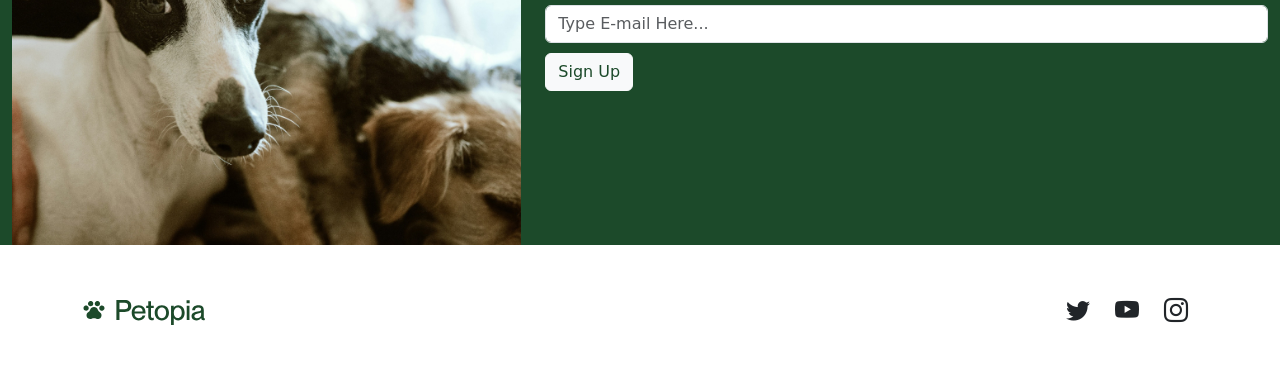
<file: petopia-site/adopt.html>
<!DOCTYPE html>
<html lang="en">

<head>
    <meta charset="UTF-8">
    <meta name="viewport" content="width=device-width, initial-scale=1.0">
    <title>Petopia - Adopt</title>
    <!-- Latest compiled and minified CSS -->
    <link href="https://cdn.jsdelivr.net/npm/bootstrap@5.3.8/dist/css/bootstrap.min.css" rel="stylesheet">

    <!-- Latest compiled JavaScript -->
    <script src="https://cdn.jsdelivr.net/npm/bootstrap@5.3.8/dist/js/bootstrap.bundle.min.js"></script>
    <!-- custom css -->
    <link rel="stylesheet" href="CSS/custom.css">
    <!-- Link icon font -->
    <link rel="stylesheet" href="https://cdn.jsdelivr.net/npm/bootstrap-icons@1.13.2/font/bootstrap-icons.min.css">

</head>

<body>

    <!-- --------------------------collapsable nav bar-------------------------- -->
    <nav class="navbar navbar-expand-sm bg-light navbar-light text-primary sticky-top">
        <div class="container-fluid">
            <a class="navbar-brand" href="index.html"> <img src="Images/logoIcon.png" alt="Petopia Logo"> </a>
            <button class="navbar-toggler" type="button" data-bs-toggle="collapse" data-bs-target="#collapsibleNavbar">
                <span class="navbar-toggler-icon"></span>
            </button>
            <div class="collapse navbar-collapse" id="collapsibleNavbar">
                <ul class="navbar-nav">
                    <li class="nav-item">
                        <a class="nav-link" href="index.html">Home</a>
                    </li>
                    <li class="nav-item">
                        <a class="nav-link" href="adopt.html">Adopt</a>
                    </li>
                    <li class="nav-item">
                        <a class="nav-link" href="involved.html">Get Involved</a>
                    </li>
                </ul>
            </div>
        </div>
    </nav>

    <!-- --------------------------header-------------------------- -->
    <header class="bg-primary text-light mb-5">
        <div class="container-fluid ">
            <div class="row">
                <div class="col-sm-6 my-auto">
                    <h1>Embrace Endless Love with Your New Furry Best Friend</h1>
                    <p>Lorem ipsum dolor, sit amet consectetur adipisicing elit. Quod, dicta!</p>
                </div> <!--col end-->
                <div class="col-sm-6">
                    <img class="img-fluid" src="Images/headerImages/adoptHeader.jpg"
                        alt="Person With Adopted Dog From Petopia">
                </div> <!--col end-->
            </div> <!--row end-->
        </div> <!--contian end-->

    </header>

    <!-- --------------------------main area-------------------------- -->
    <main id="main" class="my-5">
        <div class="container text-primary ">
            <div class="row">
                <div class="col-sm-6 my-auto">
                    <h2>How to adopt your new best friend</h2>
                    <p>Lorem ipsum dolor sit amet consectetur adipisicing elit. Recusandae iusto ipsam voluptatem earum
                        reiciendis ab facere possimus natus omnis dicta?</p>
                    <button type="button" class="btn btn-success">Adopt</button>
                </div>
                <div class="col-sm-6 ">
                    <img class="img-fluid" src="Images/adopt/catCuddle.png"
                        alt="A cat laying comfortably with their new owner">
                </div>
            </div> <!--row end-->
        </div> <!--contain end-->
    </main>

    <!-- --------------------------news letter-------------------------- -->
    <section class="my-5">
        <div class="container-fluid bg-primary">
            <div class="row">
                <div class="col-sm-5">
                    <img class="img-fluid" src="Images/newsletter.jpg" alt="Pets really want to give you a newsletter">
                </div> <!--col end-->
                <div class="col-sm-7 my-auto text-light">
                    <h1>Sign up for our newsletter!</h1>
                    <p>Sign up for our newsletter to get all the latest petopia news!</p>

                    <input type="text" class="form-control" placeholder="Type E-mail Here...">

                    <button type="button" class="btn btn-light text-primary">Sign Up</button>
                </div> <!--col end-->
            </div> <!--row end-->
        </div> <!--contain end-->
    </section>

    <!-- --------------------------footer-------------------------- -->
    <footer class="my-5">
        <div class="container">
            <div class="row">
                <div class="col-sm-3">
                    <a href="index.html"><img src="Images/logoFull.svg" alt="Petopia's Logo"></a>
                </div><!--col end-->
                <div class="col-sm-9 text-end">
                    <i class="bi bi-twitter"></i>
                    <i class="bi bi-youtube"></i>
                    <i class="bi bi-instagram"></i>
                </div>

            </div> <!--row end-->


        </div> <!--contain end-->
    </footer>
</body>

</html>
</file>
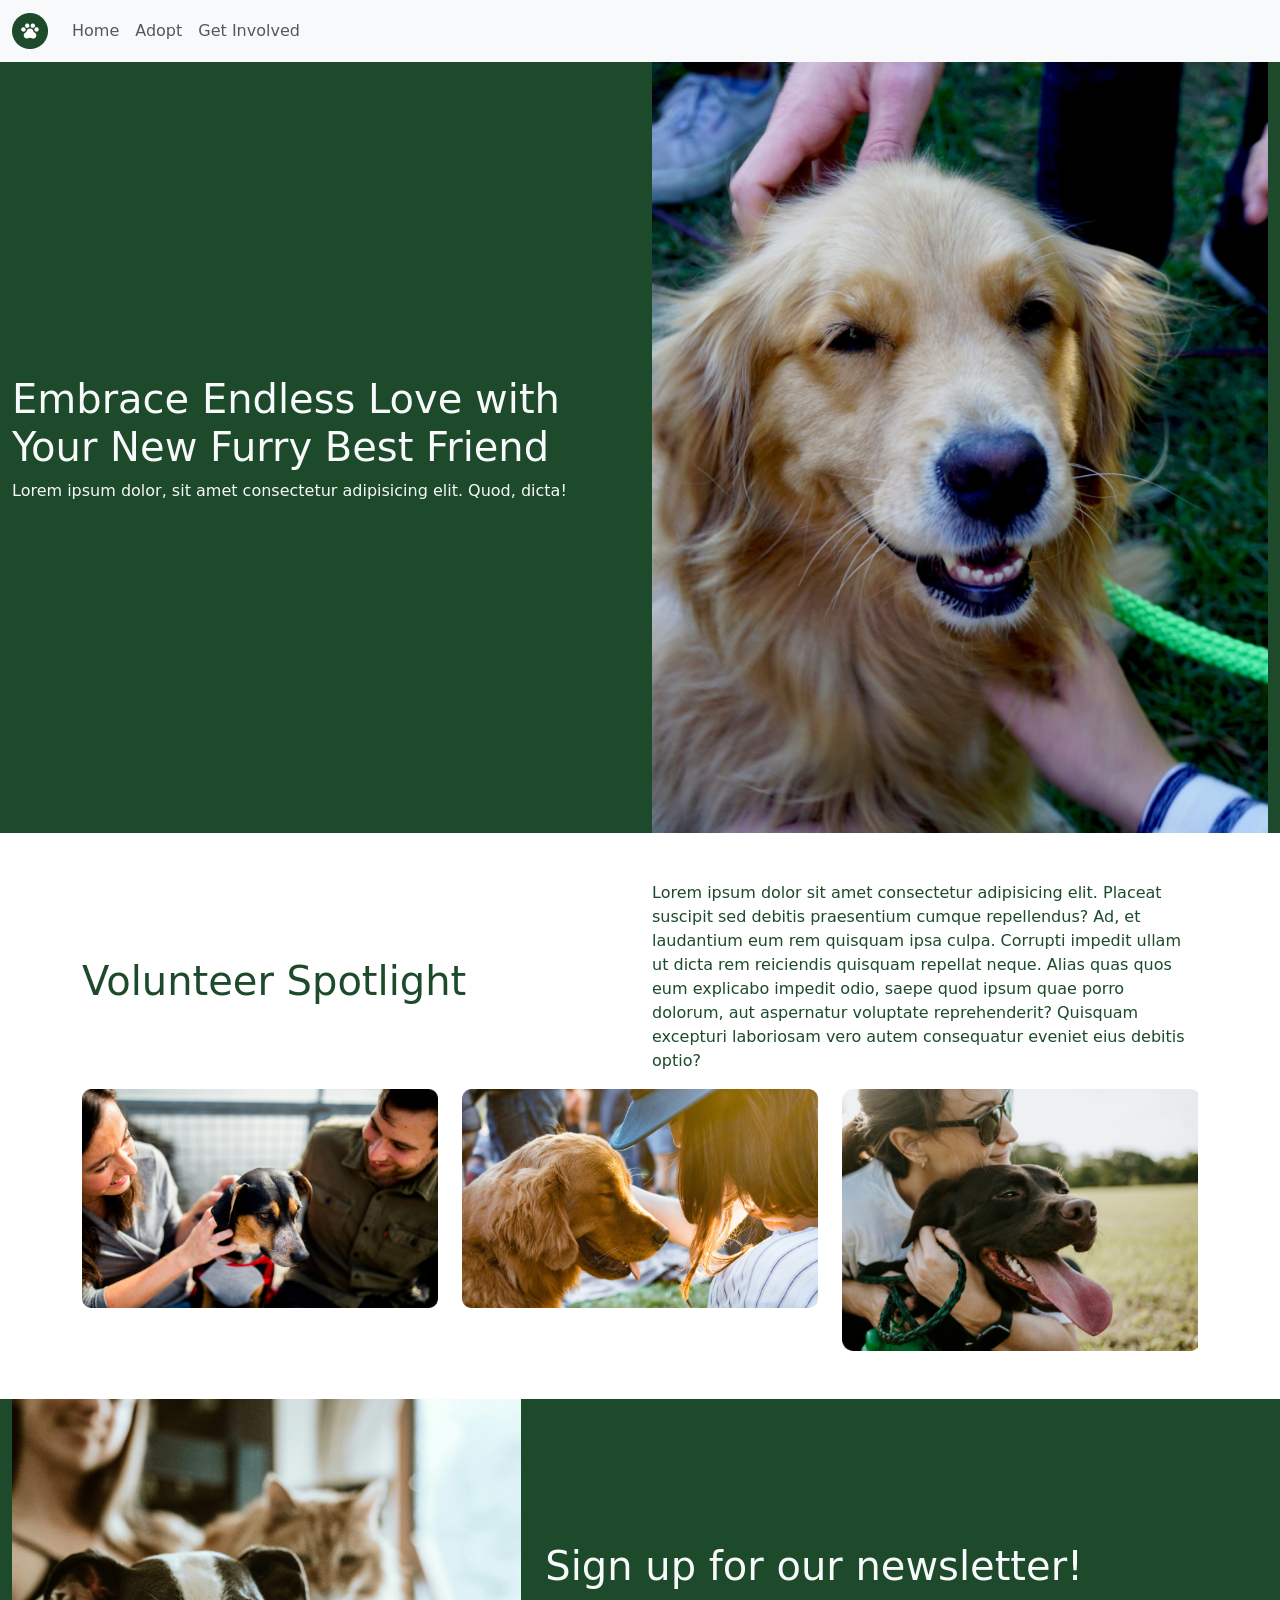
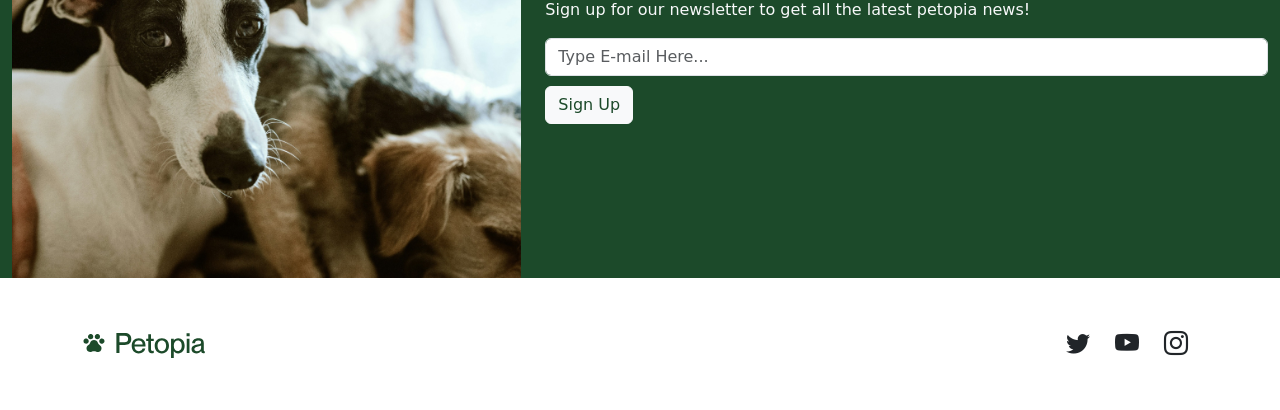
<file: petopia-site/involved.html>
<!DOCTYPE html>
<html lang="en">

<head>
    <meta charset="UTF-8">
    <meta name="viewport" content="width=device-width, initial-scale=1.0">
    <title>Petopia - Get Involved</title>
    <!-- Latest compiled and minified CSS -->
    <link href="https://cdn.jsdelivr.net/npm/bootstrap@5.3.8/dist/css/bootstrap.min.css" rel="stylesheet">

    <!-- Latest compiled JavaScript -->
    <script src="https://cdn.jsdelivr.net/npm/bootstrap@5.3.8/dist/js/bootstrap.bundle.min.js"></script>
    <!-- custom css -->
    <link rel="stylesheet" href="CSS/custom.css">
    <!-- Link icon font -->
    <link rel="stylesheet" href="https://cdn.jsdelivr.net/npm/bootstrap-icons@1.13.2/font/bootstrap-icons.min.css">

</head>

<body>

    <!-- --------------------------collapsable nav bar-------------------------- -->
    <nav class="navbar navbar-expand-sm bg-light navbar-light text-primary sticky-top">
        <div class="container-fluid">
            <a class="navbar-brand" href="index.html"> <img src="Images/logoIcon.png" alt="Petopia Logo"> </a>
            <button class="navbar-toggler" type="button" data-bs-toggle="collapse" data-bs-target="#collapsibleNavbar">
                <span class="navbar-toggler-icon"></span>
            </button>
            <div class="collapse navbar-collapse" id="collapsibleNavbar">
                <ul class="navbar-nav">
                    <li class="nav-item">
                        <a class="nav-link" href="index.html">Home</a>
                    </li>
                    <li class="nav-item">
                        <a class="nav-link" href="adopt.html">Adopt</a>
                    </li>
                    <li class="nav-item">
                        <a class="nav-link" href="involved.html">Get Involved</a>
                    </li>
                </ul>
            </div>
        </div>
    </nav>

    <!-- --------------------------header-------------------------- -->
    <header class="bg-primary text-light mb-5">
        <div class="container-fluid ">
            <div class="row">
                <div class="col-sm-6 my-auto">
                    <h1>Embrace Endless Love with Your New Furry Best Friend</h1>
                    <p>Lorem ipsum dolor, sit amet consectetur adipisicing elit. Quod, dicta!</p>
                </div> <!--col end-->
                <div class="col-sm-6">
                    <img class="img-fluid" src="Images/headerImages/involvedHeader.jpg"
                        alt="An adorable dog that YOU could adopt from Petopia">
                </div> <!--col end-->
            </div> <!--row end-->
        </div> <!--contian end-->

    </header>

    <!-- --------------------------main area-------------------------- -->
    <main id="main" class="my-5">
        <div class="container text-primary ">
            <div class="row">
                <div class="col-sm-6 my-auto">
                    <h1>Volunteer Spotlight</h1>
                </div>
                <div class="col-sm-6 my-auto">
                    <p>Lorem ipsum dolor sit amet consectetur adipisicing elit. Placeat suscipit sed debitis praesentium
                        cumque repellendus? Ad, et laudantium eum rem quisquam ipsa culpa. Corrupti impedit ullam ut
                        dicta rem reiciendis quisquam repellat neque. Alias quas quos eum explicabo impedit odio, saepe
                        quod ipsum quae porro dolorum, aut aspernatur voluptate reprehenderit? Quisquam excepturi
                        laboriosam vero autem consequatur eveniet eius debitis optio?</p>
                </div>
            </div> <!--row end-->
            <div class="row">
                <div class="col-sm-4">
                    <img class="img-fluid" src="Images/volunteer/volunteer1.png" alt="Two people petting a dog">
                </div>
                <div class="col-sm-4">
                    <img class="img-fluid" src="Images/volunteer/volunteer2.png" alt="A person bonding with their dog">
                </div>
                <div class="col-sm-4">
                    <img class="img-fluid" src="Images/volunteer/volunteer3.png" alt="A person hugging their dog">
                </div>
            </div> <!--row end-->
        </div> <!--contain end-->
    </main>

    <!-- --------------------------news letter-------------------------- -->
    <section class="my-5">
        <div class="container-fluid bg-primary">
            <div class="row">
                <div class="col-sm-5">
                    <img class="img-fluid" src="Images/newsletter.jpg" alt="Pets really want to give you a newsletter">
                </div> <!--col end-->
                <div class="col-sm-7 my-auto text-light">
                    <h1>Sign up for our newsletter!</h1>
                    <p>Sign up for our newsletter to get all the latest petopia news!</p>

                    <input type="text" class="form-control" placeholder="Type E-mail Here...">

                    <button type="button" class="btn btn-light text-primary">Sign Up</button>
                </div> <!--col end-->
            </div> <!--row end-->
        </div> <!--contain end-->
    </section>

    <!-- --------------------------footer-------------------------- -->
    <footer class="my-5">
        <div class="container">
            <div class="row">
                <div class="col-sm-3">
                    <a href="index.html"><img src="Images/logoFull.svg" alt="Petopia's Logo"></a>
                </div><!--col end-->
                <div class="col-sm-9 text-end">
                    <i class="bi bi-twitter"></i>
                    <i class="bi bi-youtube"></i>
                    <i class="bi bi-instagram"></i>
                </div>

            </div> <!--row end-->


        </div> <!--contain end-->
    </footer>
</body>

</html>
</file>
<file: CSS/Style.CSS>
/* ------------------------------fonts------------------------------ */

@import url('https://fonts.googleapis.com/css2?family=Fjalla+One&family=Indie+Flower&family=Nova+Square&display=swap');

.fjalla-one-regular, body {
  font-family: "Fjalla One", sans-serif;
  font-weight: 400;
  font-style: normal;
  }

.nova-square-regular, #blender h2, #blender h3 {
  font-family: "Nova Square", sans-serif;
  font-weight: 400;
  font-style: normal;
}

.indie-flower-regular, #photos h2, #inspo h2, footer h3 {
  font-family: "Indie Flower", cursive;
  font-weight: 600;
  font-style: normal;
}
h1
{
  font-size: 80px;
}
h2
{
  font-size: 50px;
}
/* ------------------------------body------------------------------ */
body
{
    background-color: black;
}
header
{
    color: #6000ff;
    background-image: url(../Images/Collage.jpg);
    min-height: 75vh;
    background-size: cover;
    background-position: bottom;
}
#photos
{
    color: #6000ff;
    text-align: center;
}
#EthanPic
{
   max-width: 450px;

}

#PhotoRow
{
  background-color: #6000ff;
}
#BlenderHead
{
  background-image: url(../Images/Cube.svg);
  min-height: 28vh;
  background-size: cover;
  background-position: top;
  color: black;
}
#blender 
{
color: #0007ff;
}
#cubetext
{
  color: #0019ce;
}
#InspoHead
{
background-color: #9b00ff;
}
#inspo
{
  color: black;
}
#inspo p
{
  color: #9b00ff;
}

footer
{
  background-color: #6000ff;
  color: black;
}
footer i
{
  font-size: 4rem;
  color: black;
  -webkit-text-fill-color: #6000ff;
  -webkit-text-stroke-width: 2px;
  -webkit-text-stroke-color: black;
}


/* .carouselContainer
{
    max-width: 1000px;
  position: relative;
  margin: auto;
}
.carousel
{
display: none;
}
.prev, .next
{
    cursor: pointer;
    position: absolute;
    top: 50%;
    width: auto;
    margin-top: -22px;
  padding: 16px;
  color: white;
  font-weight: bold;
  font-size: 18px;
  transition: 0.6s ease;
  border-radius: 0 3px 3px 0;
  user-select: none;
}
.next
{
    right: 0;
    border-radius: 3px 0 0 3px;
}
.prev:hover, .next:hover 
{
  background-color: rgba(0,0,0,0.8);
}
.numbertext {
  color: #f2f2f2;
  font-size: 12px;
  padding: 8px 12px;
  position: absolute;
  top: 0;
}
.dot {
  cursor: pointer;
  height: 15px;
  width: 15px;
  margin: 0 2px;
  background-color: #bbb;
  border-radius: 50%;
  display: inline-block;
  transition: background-color 0.6s ease;
}
.active, .dot:hover {
  background-color: #717171;
}
.fade {
  animation-name: fade;
  animation-duration: 1.5s;
} */
</file>
<file: 2_farmhouseStyling/css/style.CSS>
/* fonts always first */
@import url('https://fonts.googleapis.com/css2?family=Jim+Nightshade&family=Roboto:ital,wght@0,100..900;1,100..900&display=swap');

.jim-nightshade-regular, h2, h1
{
  font-family: "Jim Nightshade", cursive;
  font-weight: 400;
  font-style: normal;
  font-size: 250%;
}

.roboto, body {
  font-family: "Roboto", sans-serif;
  font-optical-sizing: auto;
  font-weight: 300;
  font-style: normal;
  font-variation-settings:
    "wdth" 100;
}

h2
{
    text-align: left;
}
body
{
    background-color: rgb(34, 12, 12);
    color: white;
    background: linear-gradient(180deg,rgb(34, 12, 12) 0%, rgba(139, 0, 28, 1) 50%, rgba(255, 157, 0, 1) 100%);
    padding: 0%;
    margin: 0%;
    font-family: 'Segoe UI', Tahoma, Geneva, Verdana, sans-serif;
}


header, footer
{
    text-align: center;
    background-color: #680015;
    padding-bottom: 30px;
}
/* link colours */
a
{
    color: crimson;
}
a:hover
{
    color: #d17b2b;
    text-decoration: none;
}
a:visited
{
    color: #ff15e0;
}
section
{
    max-width: 960px;
    margin: auto;
    /* drop shadow */
    -webkit-box-shadow: 0px -5px 20px 5px rgba(0, 0, 0, 0.75);
    box-shadow: 0px -5px 20px 5px rgba(0, 0, 0, 0.75);
    /* overflowing img */
overflow: hidden;
text-align: right;
}

/* classes are reusable. use for many things */
.bg-dark
{
    background-color: #500010;
    padding: 20px;
    margin-bottom: 30px;

}
.bg-light
{
    background-color: #d17b2b;
    padding: 20px;
    margin-bottom: 30px;
}
section img
{
    float: left;
    margin-right: 30px;
}
/* ----------------------------nav bar---------------------------- */
nav ul
{
    list-style-type: none;
    margin: 0;
    padding: 0;
    overflow: hidden;
    background-color: #252525; 
    margin-bottom: 30px;
}
nav ul li
{
    float: left;

}
nav ul li a
{
    display: block;
    color: crimson;
    text-align: center;
    padding: 14px 16px;
    text-decoration: none;
}
nav ul li a:hover
{
    background-color: #d17b2b;
    color: #680015;
    font-size: 17px;
}
/* sticky nav */
nav
{
    position: sticky;
    top: 0;
}


/* footer columns */
.container
{
    display: grid;
    grid-template-columns: auto auto auto;
}
</file>
<file: buttonClickCity/css/build.css>
/* Class for setting height to 40% of the viewport */
.customHeight{
    height:40vh;
}
/* main background colour */
.bg-main{
    background-color: rgb(255, 70, 70);
}

/* background colour for behind the city */
.bg_city{
    background-color: rgb(243, 214, 214)
}
</file>
<file: FictCharacterAssign/CSS/styleKAYO.css>
/* ------------font------------------ */
@import url('https://fonts.googleapis.com/css2?family=Bebas+Neue&family=Roboto:ital,wght@0,100..900;1,100..900&display=swap');

.bebas-neue-regular, h1, h2 {
  font-family: "Bebas Neue", sans-serif;
  font-weight: 400;
  font-style: normal;
}

.roboto, body {
  font-family: "Roboto", sans-serif;
  font-optical-sizing: auto;
  font-weight: 400;
  font-style: normal;
  font-variation-settings:
    "wdth" 100;
}

body
{
    margin: 0;
    padding: 0;
    background-color: #2f4657;
}
header
{
    background-color: #9266fe;
    text-align: center;
    font-size: 40px;
    padding: 0px 10px;
}
#Side
{
    position: fixed;
    right: 0;
    bottom: -10%;
}
.flex
{
    display: flex;
}
.noFlex
{
    display: block;
}
/* -------------------- nav bar ---------------------------------- */
nav
{
    background-color: #9266fe;
    position: fixed;
left: 0;
    top: 17%;

}
nav ul
{
    list-style-type: none;
    margin: 0;
    padding-left: 15px;
    overflow: hidden;
}
nav ul li a
{
    display: block;
    text-decoration: none;
    padding: 15px 10px;
    color: #000000;
}
nav ul li a:hover
{
    background-color: #9ce7ff;
    color: #9266fe;
}
/* -----------------sections------------------ */
section
{
background: #9CE7FF;
background: linear-gradient(180deg,rgba(156, 231, 255, 1) 0%, rgba(156, 231, 255, 1) 40%, rgba(146, 102, 254, 1) 100%);
    max-width: 960px;
    margin: auto;
    overflow: hidden;
    margin-bottom:20px;
    margin-left: 30px;
    padding: 10px;
    /* round corners */
    border-radius: 25px;
  padding: 20px;

}
.FloatRight
{
    float: right;
}
footer
{
    background-color: #9266fe;
}
#SOURCES
{
    text-align: center;
    margin: auto;
    
}
</file>
<file: hometownSite/css/custom.css>
@import url('https://fonts.googleapis.com/css2?family=Caveat+Brush&family=Fjalla+One&display=swap');
.fjalla-one-regular, body
{
  font-family: "Fjalla One", sans-serif;
  font-weight: 400;
  font-style: normal;
}
.caveat-brush-regular, h1, a, h3
{
  font-family: "Caveat Brush", cursive;
  font-weight: 400;
  font-style: normal;
}



:root
{
    --bs-dark: #000000;
    --bs-dark-rgb: 0, 0, 0;
    --bs-success: #006915;
    --bs-success-rgb:0, 105, 21;
}
body
{
    background-color: #000000;
    color: #ffffff;
}
header
{
    background-image: url(../images/japanese.JPG);
    min-height: 75vh;
    background-position: left;
}
#headerlogo
{
    margin-top: 30vh;

}
nav a img
{
        max-width: 50%;
}
nav ul li
{
float: left;
}
a
{
    color: #ffffff;
}
a:hover
{
color: black;
}
footer ul
{
    list-style-type: none;
}
footer a
{
text-decoration: none;
display: block;
}
</file>
<file: jsIntroFiles/css/introJsStyle.css>
header{
    background-image: url("../images/code2.jpg");
    background-size: cover;
    
}

.customHeight{
    height:40vh;
}
</file>
<file: petopia-site/CSS/custom.css>
:root
{
    --bs-primary: #1c4a2a;
    --bs-primary-rgb:28, 74, 42;


}
i
{
    font-size: 1.5rem;
    margin: auto 10px;
}
button
{
    margin: 10px 0px;
}
</file>
